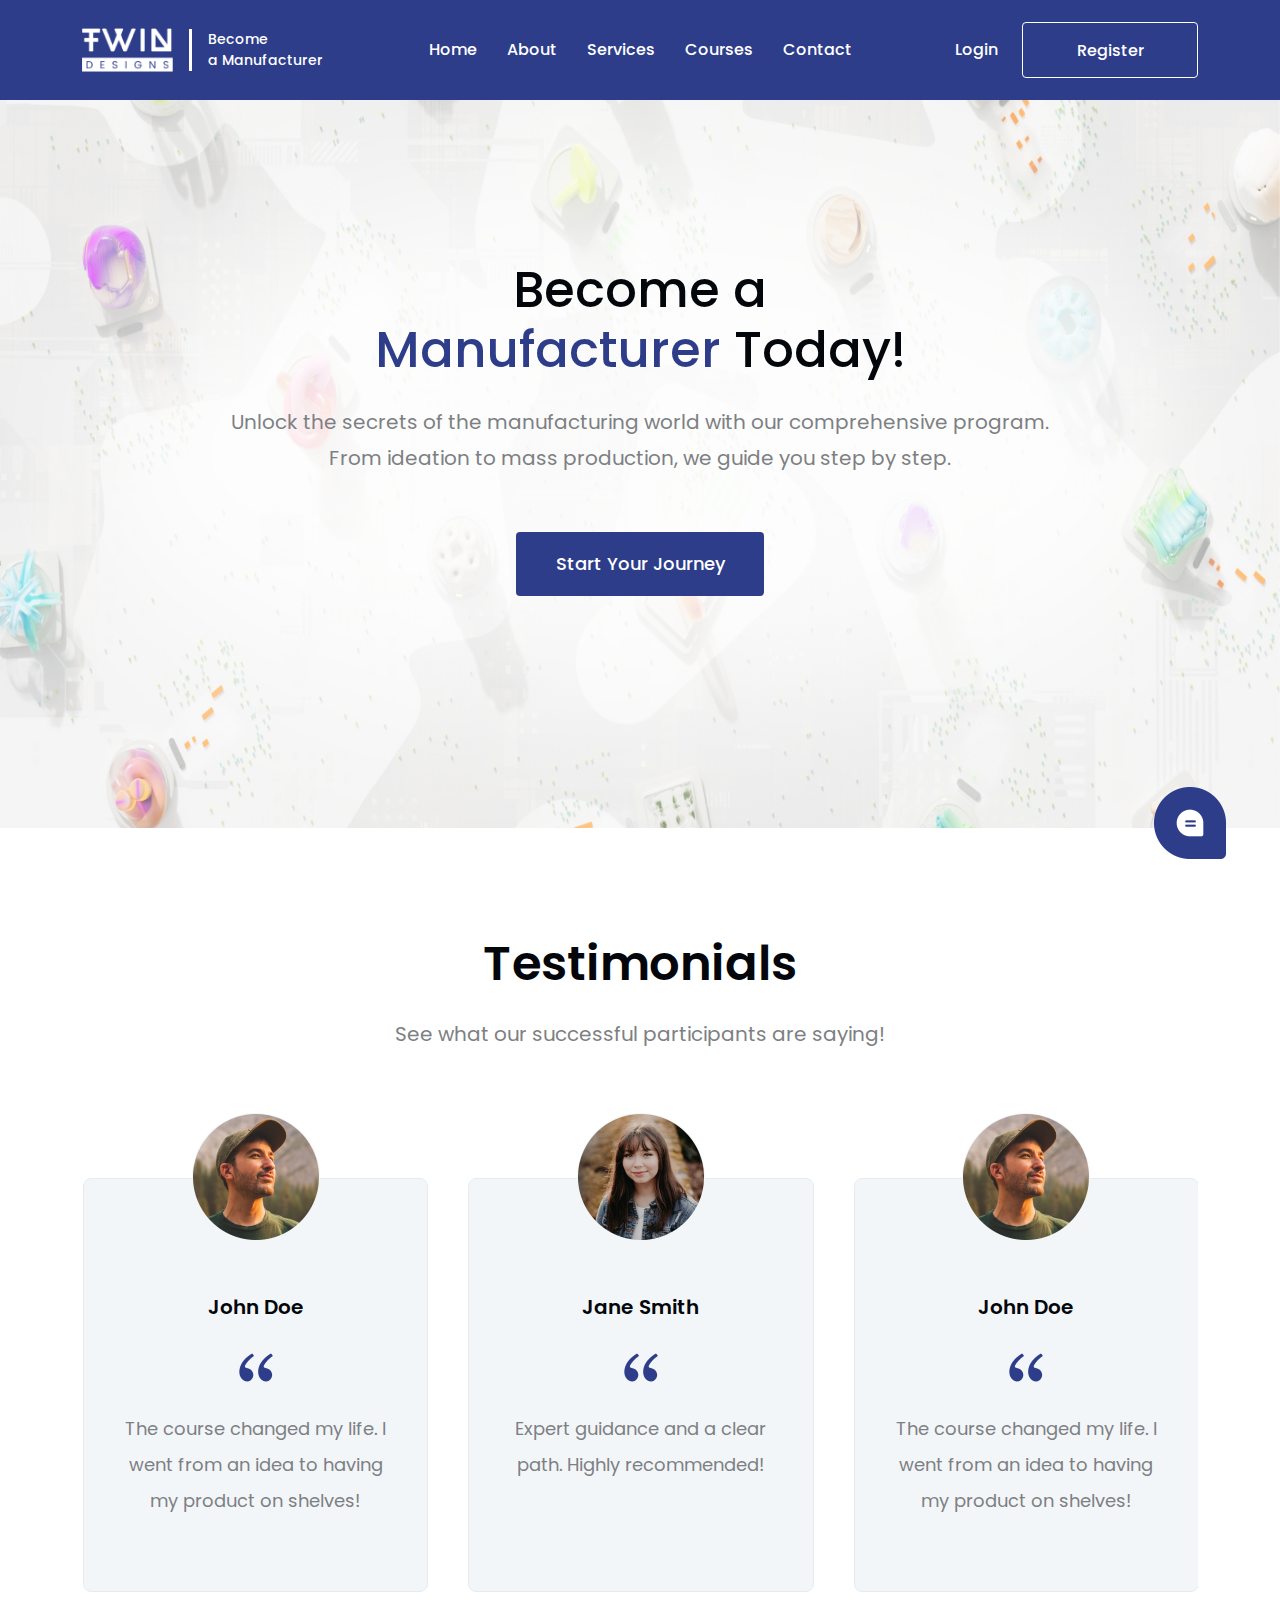
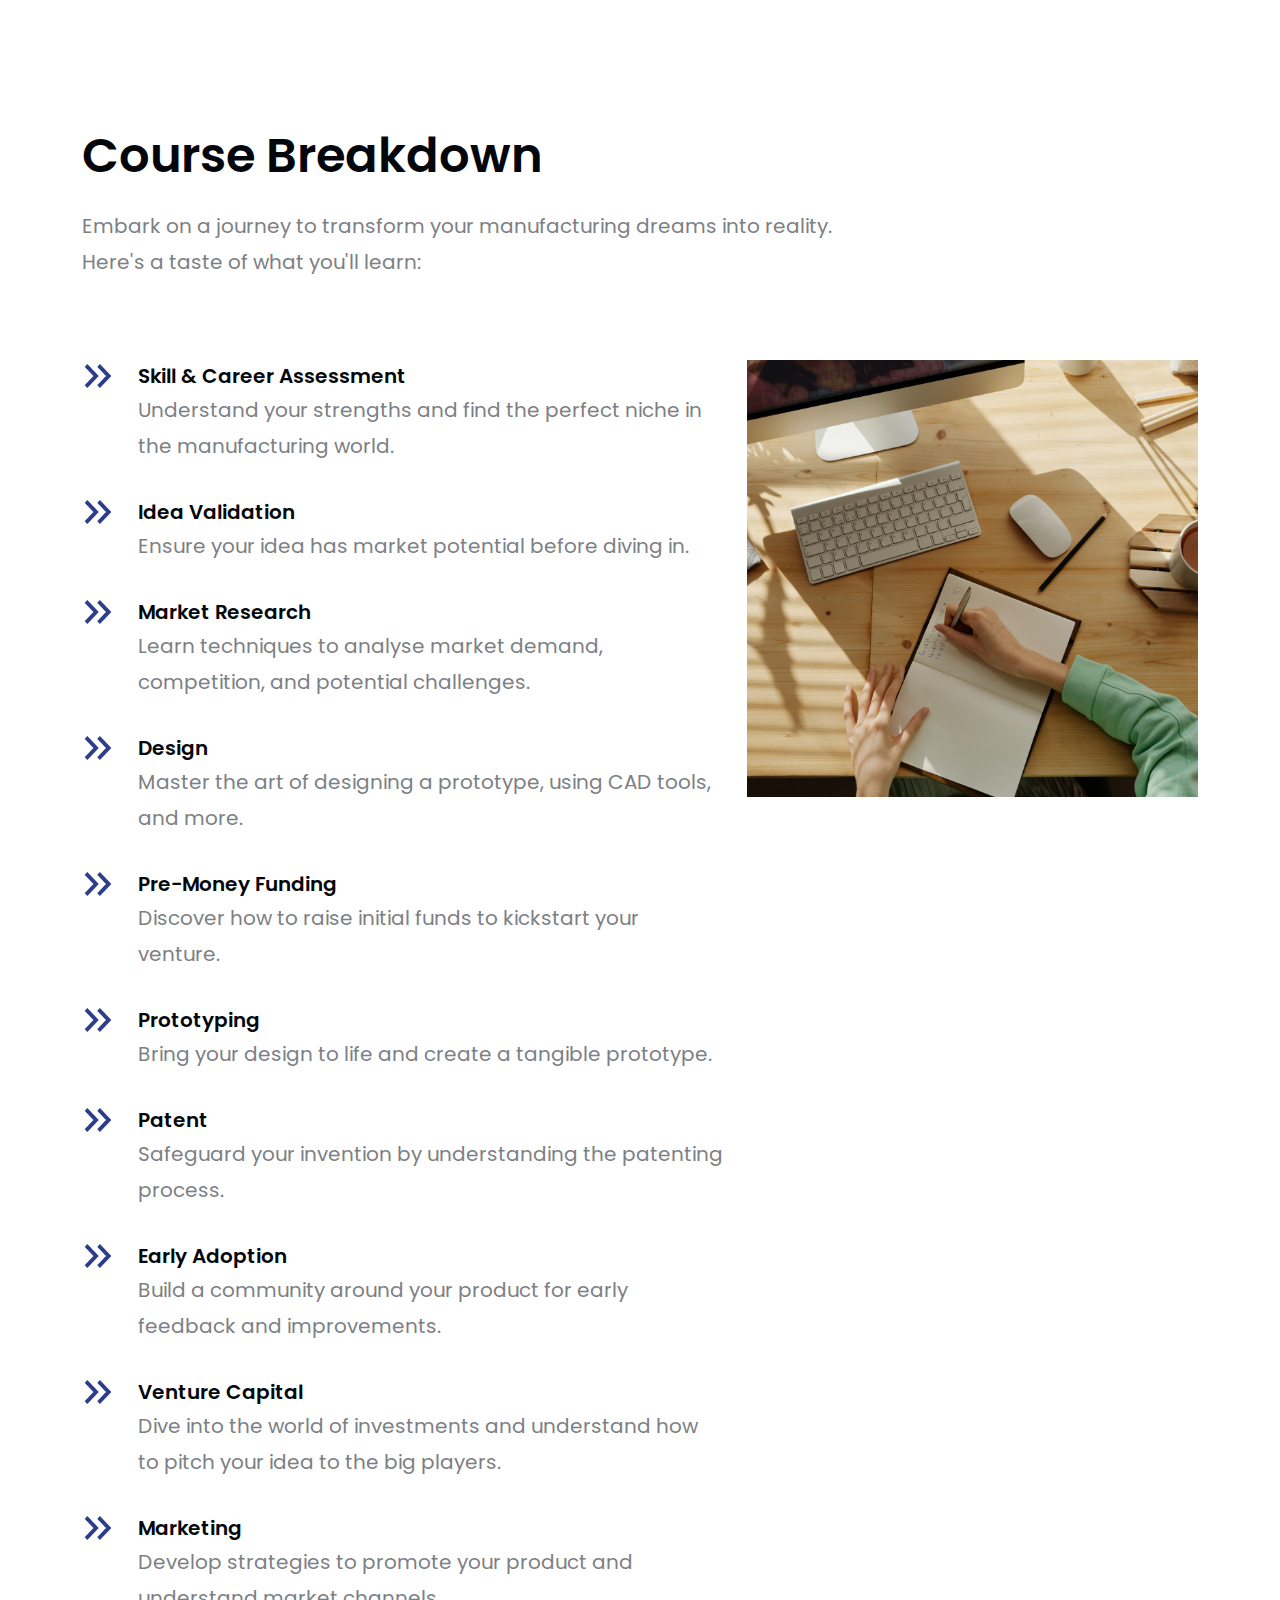
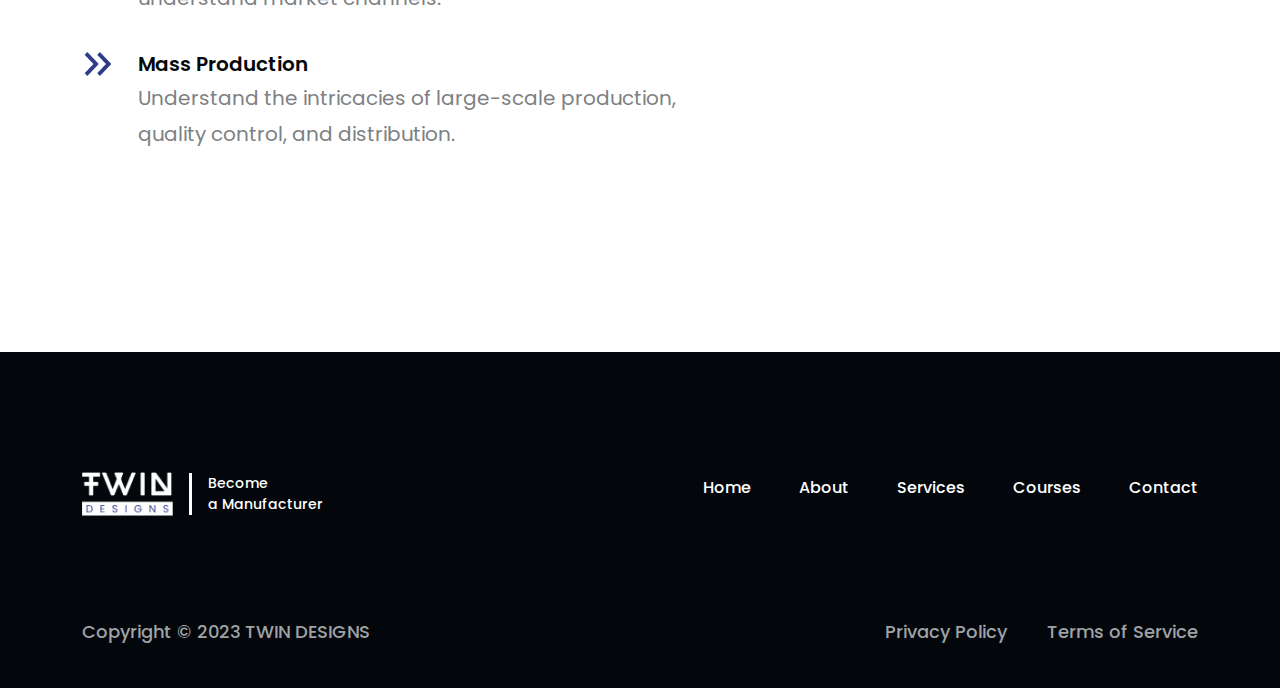
<file: index.html>
<!DOCTYPE html>
<html lang="en">
  <head>
    <meta charset="utf-8">
    <meta name="description" content="">
    <meta name="viewport" content="width=device-width, initial-scale=1">
    <meta property="og:title" content="">
    <meta property="og:type" content="">
    <meta property="og:url" content="">
    <meta property="og:image" content="">

    <title>Twin Design || Home</title> 

    <!-- CSS Files-->
    <link rel="stylesheet" href="assets/css/normalize.css">
    <link rel="stylesheet" href="assets/css/bootstrap.min.css"> 
    <link rel="stylesheet" href="https://cdnjs.cloudflare.com/ajax/libs/font-awesome/6.4.2/css/all.min.css" />
    <link rel="stylesheet" href="assets/css/owl.carousel.min.css">
    <link rel="stylesheet" href="assets/css/owl.theme.default.min.css">

    <link rel="stylesheet" href="assets/css/style.css">
    <link rel="stylesheet" href="assets/css/responsive.css">
  </head>
  <body>

    

    <!--**************START HEADER AREA**************-->
    <header class="header_area">
      <div class="container">
        <div class="row align-items-center">
          <div class="col-lg-3">
            <div class="logo">
              <a class="logo_a" href="#">
                <img src="assets/images/logo.png" alt="Logo">
                <p>Become <br>
                  a Manufacturer</p>
              </a>
              <a href="#" class="mobile_bars"><i class="fas fa-bars"></i></a>
            </div>
          </div>
          <div class="col-lg-6">
            <div class="menu">
              <ul>
                <li><a href="#">Home</a></li>
                <li><a href="#">About</a></li>
                <li><a href="#">Services</a></li>
                <li><a href="#">Courses</a></li>
                <li><a href="#">Contact</a></li>
              </ul>
            </div>
          </div>
          <div class="col-lg-3">
            <div class="login_btn">
              <ul>
                <li><a href="#">Login</a></li>
                <li><a href="#" class="reg_btn">Register</a></li>
              </ul>
            </div>
          </div>
        </div>
      </div>
      <div class="mobile_menus">
        <div class="menus">
          <ul>
            <li><a href="#">Home</a></li>
            <li><a href="#">About</a></li>
            <li><a href="#">Services</a></li>
            <li><a href="#">Courses</a></li>
            <li><a href="#">Contact</a></li>
          </ul>
        </div>
        <div class="login_btns">
          <ul>
            <li><a href="#">Login</a></li>
            <li><a href="#" class="reg_btn">Register</a></li>
          </ul>
        </div>
      </div>
    </header>
    <!--**************END HEADER AREA**************-->

    <main class="main_area">

      <!--************** START BANNER AREA **************-->
      <section class="banner_area">
        <div class="container">
          <div class="banner">
            <h2>Become a <br>
              <span>Manufacturer</span> Today!</h2>
              <p>Unlock the secrets of the manufacturing world with our comprehensive program. From ideation to mass production, we guide you step by step.</p>
            <a href="#" class="btn_1">Start Your Journey</a>
          </div>
        </div>
      </section>
      <!--************** END BANNER AREA **************-->

      <!--************** START TESTIMONIALS AREA **************-->
      <section class="testimonial_area section_padding">
        <div class="container">
          <div class="section_title">
            <h2>Testimonials</h2>
            <p>See what our successful participants are saying!</p>
          </div>
          <div class="testi_owl owl-carousel owl-theme">

            <!-- single testimonials  -->
            <div class="test_single">
              <img src="assets/images/testi/1.png" alt="Testimonials image">
              <div class="testi_info">
                <h4>John Doe</h4>
                <img src="assets/images/testi/quotation.png" alt="">
                <p>The course changed my life. I went from an idea to having my product on shelves!</p>
              </div>
            </div>

            <!-- single testimonials  -->
            <div class="test_single">
              <img src="assets/images/testi/2.png" alt="Testimonials image">
              <div class="testi_info">
                <h4>Jane Smith</h4>
                <img src="assets/images/testi/quotation.png" alt="">
                <p>Expert guidance and a clear path. 
                  Highly recommended! <br> &nbsp;</p>
              </div>
            </div>

            <!-- single testimonials  -->
            <div class="test_single">
              <img src="assets/images/testi/1.png" alt="Testimonials image">
              <div class="testi_info">
                <h4>John Doe</h4>
                <img src="assets/images/testi/quotation.png" alt="">
                <p>The course changed my life. I went from an idea to having my product on shelves!</p>
              </div>
            </div>


          </div>
        </div>
      </section>
      <!--************** END TESTIMONIALS AREA **************-->

      <!--************** START BREAKDOWN AREA **************-->
      <section class="breadkdown_area">
        <div class="container">
          <div class="breack_title">
            <h3>Course Breakdown</h3>
            <p>Embark on a journey to transform your manufacturing dreams into reality. <br>
              Here's a taste of what you'll learn:</p>
          </div>
          <div class="row">
            <div class="col-md-7">
              <ul class="break_list">
                <!-- single breakdown  -->
                <li>
                  <img src="assets/images/break/double_arrow_right.png" alt="">
                  <div class="break_info">
                    <h4>Skill & Career Assessment</h4>
                    <p>Understand your strengths and find the perfect niche in the manufacturing world.</p>
                  </div>
                </li>
                <!-- single breakdown  -->
                <li>
                  <img src="assets/images/break/double_arrow_right.png" alt="">
                  <div class="break_info">
                    <h4>Idea Validation</h4>
                    <p>Ensure your idea has market potential before diving in.</p>
                  </div>
                </li>
                <!-- single breakdown  -->
                <li>
                  <img src="assets/images/break/double_arrow_right.png" alt="">
                  <div class="break_info">
                    <h4>Market Research</h4>
                    <p>Learn techniques to analyse market demand, competition, and potential challenges.</p>
                  </div>
                </li>
                <!-- single breakdown  -->
                <li>
                  <img src="assets/images/break/double_arrow_right.png" alt="">
                  <div class="break_info">
                    <h4>Design</h4>
                    <p>Master the art of designing a prototype, using CAD tools, and more.</p>
                  </div>
                </li>
                <!-- single breakdown  -->
                <li>
                  <img src="assets/images/break/double_arrow_right.png" alt="">
                  <div class="break_info">
                    <h4>Pre-Money Funding</h4>
                    <p>Discover how to raise initial funds to kickstart your venture.</p>
                  </div>
                </li>
                <!-- single breakdown  -->
                <li>
                  <img src="assets/images/break/double_arrow_right.png" alt="">
                  <div class="break_info">
                    <h4>Prototyping</h4>
                    <p>Bring your design to life and create a tangible prototype.</p>
                  </div>
                </li>
                <!-- single breakdown  -->
                <li>
                  <img src="assets/images/break/double_arrow_right.png" alt="">
                  <div class="break_info">
                    <h4>Patent</h4>
                    <p>Safeguard your invention by understanding the patenting process.</p>
                  </div>
                </li>
                <!-- single breakdown  -->
                <li>
                  <img src="assets/images/break/double_arrow_right.png" alt="">
                  <div class="break_info">
                    <h4>Early Adoption</h4>
                    <p>Build a community around your product for early feedback and improvements. </p>
                  </div>
                </li>
                <!-- single breakdown  -->
                <li>
                  <img src="assets/images/break/double_arrow_right.png" alt="">
                  <div class="break_info">
                    <h4>Venture Capital</h4>
                    <p>Dive into the world of investments and understand how to pitch your idea to the big players.</p>
                  </div>
                </li>
                <!-- single breakdown  -->
                <li>
                  <img src="assets/images/break/double_arrow_right.png" alt="">
                  <div class="break_info">
                    <h4>Marketing</h4>
                    <p>Develop strategies to promote your product and understand market channels.</p>
                  </div>
                </li>
                <!-- single breakdown  -->
                <li class="extra_margin">
                  <img src="assets/images/break/double_arrow_right.png" alt="">
                  <div class="break_info">
                    <h4>Mass Production</h4>
                    <p>Understand the intricacies of large-scale production, quality control, and distribution.</p>
                  </div>
                </li>

              </ul>
            </div>
            <div class="col-md-5">
              <div class="break_right">
                <img src="assets/images/break/break.png" alt="">
              </div>
            </div>
          </div>
        </div>
      </section>
      <!--************** END BREAKDOWN AREA **************--> 

      <button class="banner_chat"><img src="assets/images/banner/chat.png" alt=""></button>

    </main> 

    

    <!--************** START FOOTER AREA **************-->
    <footer class="footer_area">
      <div class="container">
        <div class="row">
          <div class="col-md-6">
            <div class="footer_logo">
              <a href="#">
                <img src="assets/images/logo.png" alt="Logo">
                <p>Become <br>
                  a Manufacturer</p>
              </a>
            </div>
          </div>
          <div class="col-md-6">
            <div class="footer_menu">
              <ul>
                <li><a href="#">Home</a></li>
                <li><a href="#">About</a></li>
                <li><a href="#">Services</a></li>
                <li><a href="#">Courses</a></li>
                <li><a href="#">Contact</a></li>
              </ul>
            </div>
          </div>
        </div>
        <div class="row footer_copy">
          <div class="col-md-6">
            <div class="footer_left_copy">
              <p>Copyright © 2023 TWIN DESIGNS</p>
            </div>
          </div>
          <div class="col-md-6">
            <div class="footer_right_copy">
              <ul>
                <li><a href="#">Privacy Policy</a></li>
                <li><a href="#">Terms of Service</a></li>
              </ul>
            </div>
          </div>
        </div>
      </div>
    </footer>
    <!--************** END FOOTER AREA **************-->


    <!--************** START CHAT AREA **************-->
    <div class="chat_area">
      <div class="chat_header">
        <p>Need help? We're here to assist!</p>
        <a href="#" class="chat_close"><i class="fas fa-times"></i></a>
      </div>
      <div class="chat_box">
        <div class="left_chat">
          <p>Hey Bob, do you have any plans for the weekend?</p>
          <span>00:00 PM</span>
        </div>
        <div class="right_chat">
          <p>Hey Alice! Not really, I was thinking of just relaxing at home.</p>   
          <p>How about you?</p>
          <span>00:00 PM</span>
        </div>
        <div class="left_chat">
          <p>I was considering going for a hike on Saturday morning.</p>  
          <p>There's a beautiful trail nearby I've been wanting to check out.</p>  
          <p>I was considering going for a hike on Saturday morning.</p>  
          <p>There's a beautiful trail nearby I've been wanting to check out.</p>
          <span>00:00 PM</span>
        </div>
      </div>
      <div class="chat_box_send">
        <input type="text" placeholder="Type your message...">
        <button type="submit"><img src="assets/images/chat/send.png" alt=""></button>
      </div>
    </div>
    <!--************** END CHAT AREA **************-->

    

 

    <!-- JS Files -->
    <script src="assets/js/jquery.min.js"></script>
    <script src="assets/js/popper.min.js"></script>
    <script src="assets/js/bootstrap.min.js"></script> 
    <script src="assets/js/owl.carousel.min.js"></script> 
    <script src="assets/js/scripts.js"></script>
  </body>
</html>
</file>
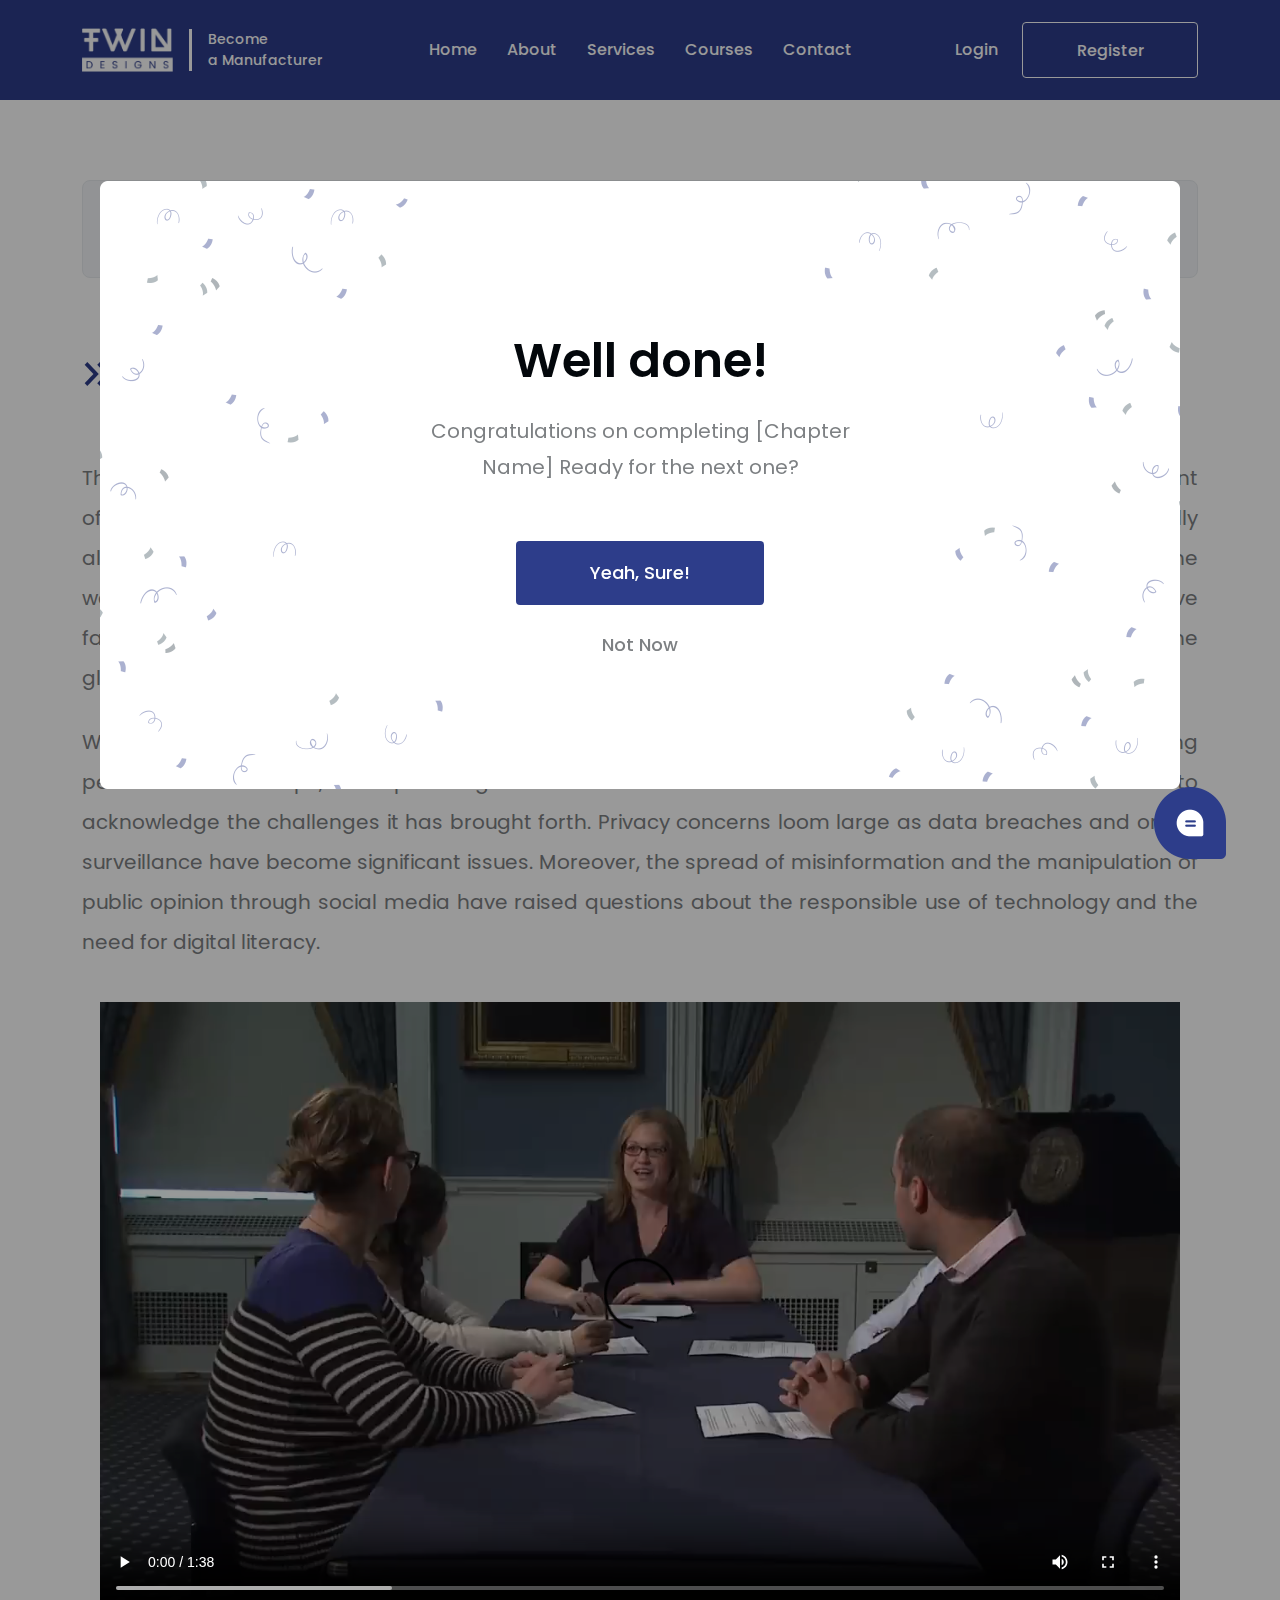
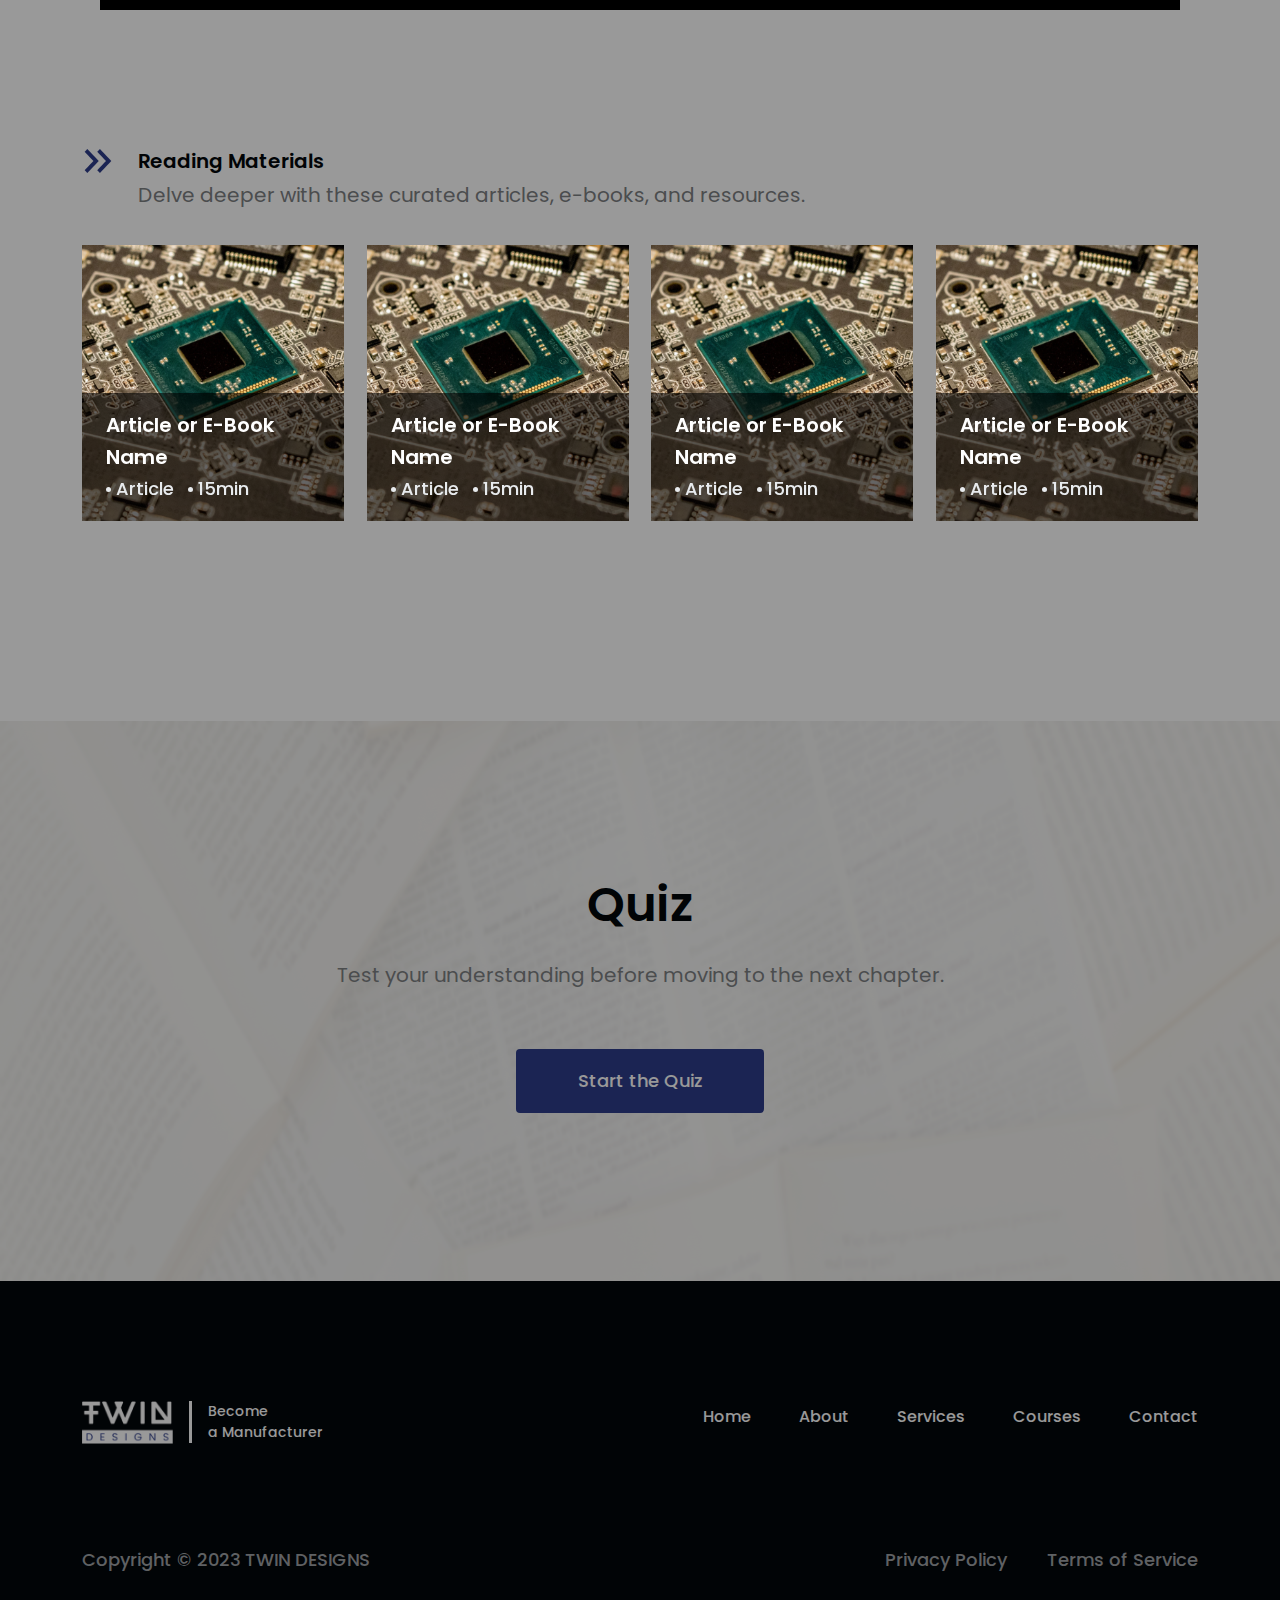
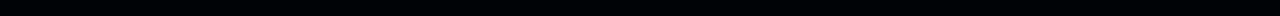
<file: chepter.html>
<!DOCTYPE html>
<html lang="en">
  <head>
    <meta charset="utf-8">
    <meta name="description" content="">
    <meta name="viewport" content="width=device-width, initial-scale=1">
    <meta property="og:title" content="">
    <meta property="og:type" content="">
    <meta property="og:url" content="">
    <meta property="og:image" content="">

    <title>Twin Design || Chepter</title> 

    <!-- CSS Files-->
    <link rel="stylesheet" href="assets/css/normalize.css">
    <link rel="stylesheet" href="assets/css/bootstrap.min.css"> 
    <link rel="stylesheet" href="https://cdnjs.cloudflare.com/ajax/libs/font-awesome/6.4.2/css/all.min.css" />
    <link rel="stylesheet" href="assets/css/owl.carousel.min.css">
    <link rel="stylesheet" href="assets/css/owl.theme.default.min.css">

    <link rel="stylesheet" href="assets/css/style.css">
    <link rel="stylesheet" href="assets/css/responsive.css">
  </head>
  <body>

    <div class="popup_overlay"></div>


    <!--**************START HEADER AREA**************-->
    <header class="header_area">
      <div class="container">
        <div class="row align-items-center">
          <div class="col-lg-3">
            <div class="logo">
              <a class="logo_a" href="#">
                <img src="assets/images/logo.png" alt="Logo">
                <p>Become <br>
                  a Manufacturer</p>
              </a>
              <a href="#" class="mobile_bars"><i class="fas fa-bars"></i></a>
            </div>
          </div>
          <div class="col-lg-6">
            <div class="menu">
              <ul>
                <li><a href="#">Home</a></li>
                <li><a href="#">About</a></li>
                <li><a href="#">Services</a></li>
                <li><a href="#">Courses</a></li>
                <li><a href="#">Contact</a></li>
              </ul>
            </div>
          </div>
          <div class="col-lg-3">
            <div class="login_btn">
              <ul>
                <li><a href="#">Login</a></li>
                <li><a href="#" class="reg_btn">Register</a></li>
              </ul>
            </div>
          </div>
        </div>
      </div>
      <div class="mobile_menus">
        <div class="menus">
          <ul>
            <li><a href="#">Home</a></li>
            <li><a href="#">About</a></li>
            <li><a href="#">Services</a></li>
            <li><a href="#">Courses</a></li>
            <li><a href="#">Contact</a></li>
          </ul>
        </div>
        <div class="login_btns">
          <ul>
            <li><a href="#">Login</a></li>
            <li><a href="#" class="reg_btn">Register</a></li>
          </ul>
        </div>
      </div>
    </header>
    <!--**************END HEADER AREA**************-->

    <main class="main_area">

      <!--************** START CHEPTER AREA **************-->  
      <section class="chepter_main">
        <div class="container">
            <div class="chepter_content">
                <div class="chepter_list">
                    <div class="chepter_info">
                        <div class="chepter_count">
                            <span>00</span>
                        </div>
                        <h3>Chapter Name</h3>
                    </div>
                    <a class="unlocked" href="#">Unlocked &nbsp;&nbsp; <i class="fa-solid fa-unlock"></i> </a>
                </div>

                <div class="chepter_main_content">
                    <ul class="break_list">
                        <!-- single breakdown  -->
                        <li>
                          <img src="assets/images/break/double_arrow_right.png" alt="">
                          <div class="break_info">
                            <h4>Introduction</h4>
                            <p>Dive into [Chapter Name] with our expert guidance.</p>
                          </div>
                        </li>
                    </ul>
                    <div class="chepter_cont_p">
                        <p>The most noticeable and transformative effect of technology is the revolution in communication. The advent of the internet, followed by the proliferation of smartphones and social media platforms, has fundamentally altered the way people interact and connect with each other. Geographical boundaries have blurred, and the world has become a global village, accessible at our fingertips. These technological advancements have facilitated instant messaging, video calls, and social networking, enabling people to communicate across the globe in real-time.</p> <br>
                        <p>While the benefits of this connectivity are undeniable—enhancing business collaborations, strengthening personal relationships, and providing access to an endless stream of information—it's essential to acknowledge the challenges it has brought forth. Privacy concerns loom large as data breaches and online surveillance have become significant issues. Moreover, the spread of misinformation and the manipulation of public opinion through social media have raised questions about the responsible use of technology and the need for digital literacy.</p>
                    </div>
                    <div class="chepter_videeo">
                        <div class="meetign_video"> 
                            <video controls>
                                <source src="assets/images/dashboard/meeting.mp4" type="video/mp4"> 
                              </video> 
                        </div>
                    </div>
                    <ul class="break_list">
                        <!-- single breakdown  -->
                        <li>
                          <img src="assets/images/break/double_arrow_right.png" alt="">
                          <div class="break_info">
                            <h4>Reading Materials</h4>
                            <p>Delve deeper with these curated articles, e-books, and resources.</p>
                          </div>
                        </li>
                    </ul>
                    <div class="chepter_card">
                        <div class="chepter_card_single">
                            <img src="assets/images/chepter/card.png" alt="">
                            <div class="chepter_card_info">
                                <h5>Article or E-Book Name</h5>
                                <ul>
                                    <li><p>Article</p></li>
                                    <li><p>15min</p></li>
                                </ul>
                            </div>
                        </div>
                        <div class="chepter_card_single">
                            <img src="assets/images/chepter/card.png" alt="">
                            <div class="chepter_card_info">
                                <h5>Article or E-Book Name</h5>
                                <ul>
                                    <li><p>Article</p></li>
                                    <li><p>15min</p></li>
                                </ul>
                            </div>
                        </div>
                        <div class="chepter_card_single">
                            <img src="assets/images/chepter/card.png" alt="">
                            <div class="chepter_card_info">
                                <h5>Article or E-Book Name</h5>
                                <ul>
                                    <li><p>Article</p></li>
                                    <li><p>15min</p></li>
                                </ul>
                            </div>
                        </div>
                        <div class="chepter_card_single">
                            <img src="assets/images/chepter/card.png" alt="">
                            <div class="chepter_card_info">
                                <h5>Article or E-Book Name</h5>
                                <ul>
                                    <li><p>Article</p></li>
                                    <li><p>15min</p></li>
                                </ul>
                            </div>
                        </div>
                    </div>
                </div>
            </div>
        </div>
      </section>
      <!--************** END CHEPTER AREA **************--> 

      <!--************** START QUIZ AREA **************--> 
      <section class="quiz_area">
        <div class="container">
            <div class="quiz">
                <h3>Quiz</h3>
                <p>Test your understanding before moving to the next chapter.</p>
                <button class="btn_1">Start the Quiz</button>
            </div>
        </div>
      </section>
      <!--************** END QUIZ AREA **************--> 
 
      <button class="banner_chat"><img src="assets/images/banner/chat.png" alt=""></button>

    </main>

    

    <!--************** START FOOTER AREA **************-->
    <footer class="footer_area">
      <div class="container">
        <div class="row">
          <div class="col-md-6">
            <div class="footer_logo">
              <a href="#">
                <img src="assets/images/logo.png" alt="Logo">
                <p>Become <br>
                  a Manufacturer</p>
              </a>
            </div>
          </div>
          <div class="col-md-6">
            <div class="footer_menu">
              <ul>
                <li><a href="#">Home</a></li>
                <li><a href="#">About</a></li>
                <li><a href="#">Services</a></li>
                <li><a href="#">Courses</a></li>
                <li><a href="#">Contact</a></li>
              </ul>
            </div>
          </div>
        </div>
        <div class="row footer_copy">
          <div class="col-md-6">
            <div class="footer_left_copy">
              <p>Copyright © 2023 TWIN DESIGNS</p>
            </div>
          </div>
          <div class="col-md-6">
            <div class="footer_right_copy">
              <ul>
                <li><a href="#">Privacy Policy</a></li>
                <li><a href="#">Terms of Service</a></li>
              </ul>
            </div>
          </div>
        </div>
      </div>
    </footer>
    <!--************** END FOOTER AREA **************-->





    <!--************** START POPUP AREA **************-->

    <div class="weldone">
        <div class="weldone_content">
            <h2>Well done!</h2>
            <p>Congratulations on completing [Chapter Name]
                Ready for the next one?</p>
            <a href="#" class="btn_1 yeah_sure">Yeah, Sure!</a>
            <a href="#" class="not_now btn_not_now">Not Now</a>
        </div>
    </div>

    <div class="dashboard_popup">
        <div class="close_popup">
            <a href="#"><i class="fas fa-times"></i></a>
        </div>
        <div class="weldone_content">
            <h2>Congratulations <br>
                Username!</h2>
            <p>Download your certificate and share your achievement.</p>
            <a href="#" class="btn_1">Download</a>
            <a href="#" class="not_now">Share</a>
        </div>
    </div>
    <!--************** END POPUP AREA **************-->

    <!--************** START CHAT AREA **************-->
    <div class="chat_area">
        <div class="chat_header">
            <p>Need help? We're here to assist!</p>
            <a href="#" class="chat_close"><i class="fas fa-times"></i></a>
        </div>
        <div class="chat_box">
            <div class="left_chat">
            <p>Hey Bob, do you have any plans for the weekend?</p>
            <span>00:00 PM</span>
            </div>
            <div class="right_chat">
            <p>Hey Alice! Not really, I was thinking of just relaxing at home.</p>   
            <p>How about you?</p>
            <span>00:00 PM</span>
            </div>
            <div class="left_chat">
            <p>I was considering going for a hike on Saturday morning.</p>  
            <p>There's a beautiful trail nearby I've been wanting to check out.</p>  
            <p>I was considering going for a hike on Saturday morning.</p>  
            <p>There's a beautiful trail nearby I've been wanting to check out.</p>
            <span>00:00 PM</span>
            </div>
        </div>
        <div class="chat_box_send">
            <input type="text" placeholder="Type your message...">
            <button type="submit"><img src="assets/images/chat/send.png" alt=""></button>
        </div>
    </div>
    <!--************** END CHAT AREA **************-->


    

 

    <!-- JS Files -->
    <script src="assets/js/jquery.min.js"></script>
    <script src="assets/js/popper.min.js"></script>
    <script src="assets/js/bootstrap.min.js"></script> 
    <script src="assets/js/owl.carousel.min.js"></script> 
    <script src="assets/js/scripts.js"></script>
  </body>
</html>
</file>
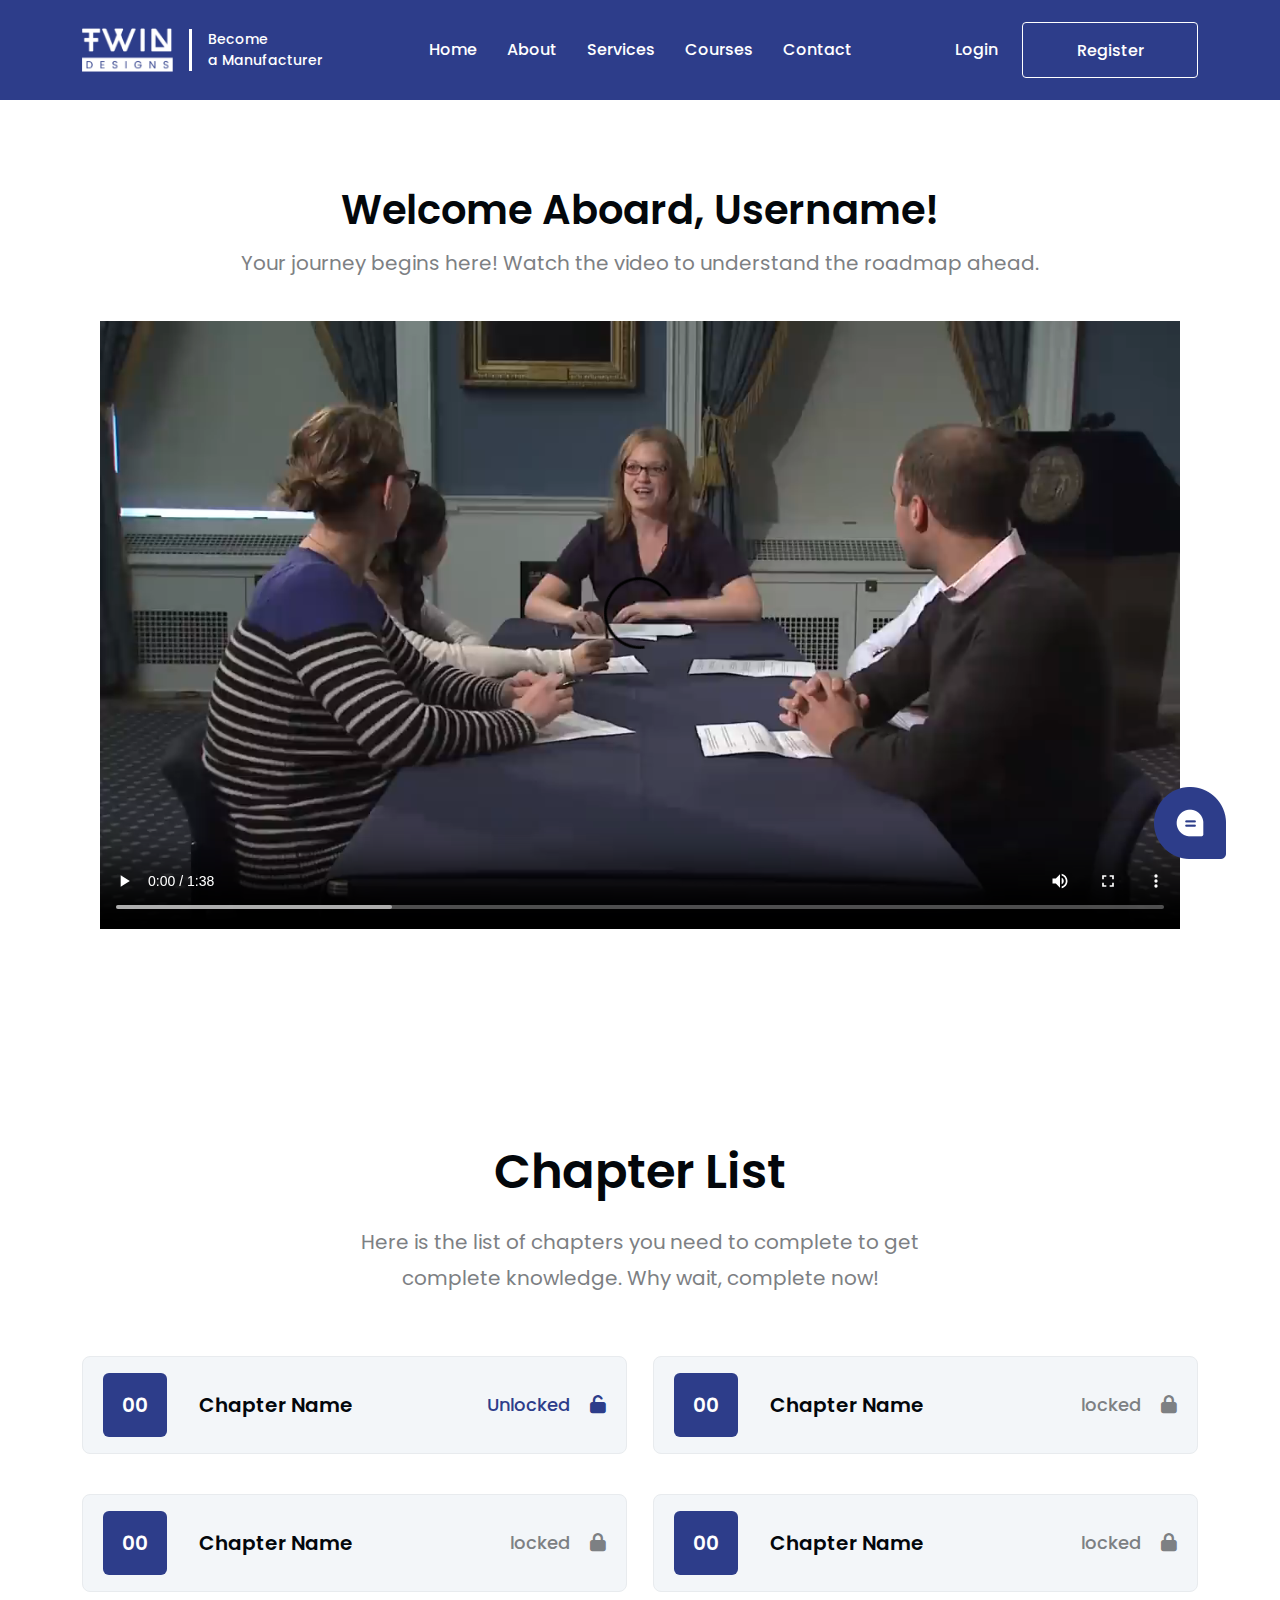
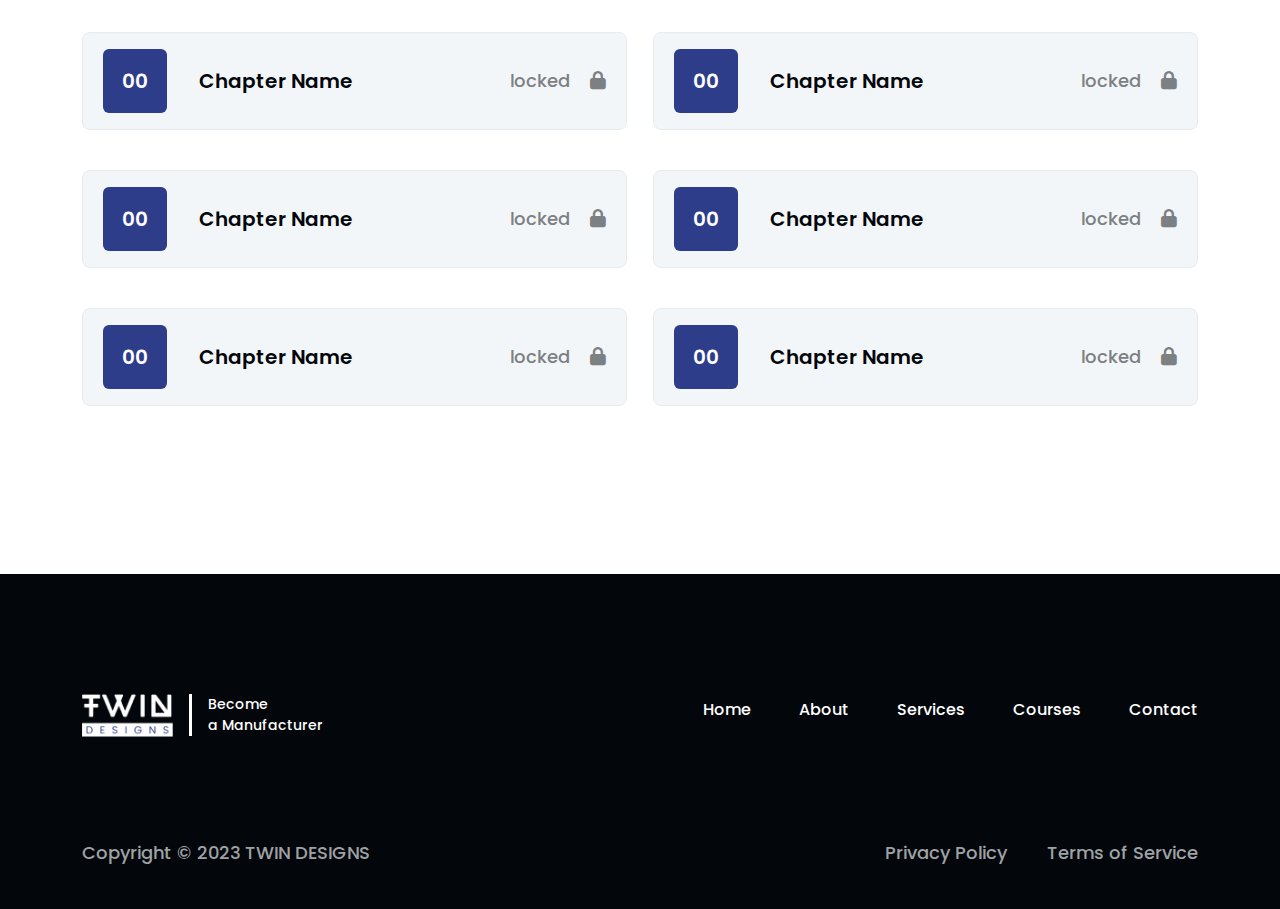
<file: dashboard.html>
<!DOCTYPE html>
<html lang="en">
  <head>
    <meta charset="utf-8">
    <meta name="description" content="">
    <meta name="viewport" content="width=device-width, initial-scale=1">
    <meta property="og:title" content="">
    <meta property="og:type" content="">
    <meta property="og:url" content="">
    <meta property="og:image" content="">

    <title>Twin Design || Dashboard</title> 

    <!-- CSS Files-->
    <link rel="stylesheet" href="assets/css/normalize.css">
    <link rel="stylesheet" href="assets/css/bootstrap.min.css"> 
    <link rel="stylesheet" href="https://cdnjs.cloudflare.com/ajax/libs/font-awesome/6.4.2/css/all.min.css" />
    <link rel="stylesheet" href="assets/css/owl.carousel.min.css">
    <link rel="stylesheet" href="assets/css/owl.theme.default.min.css">

    <link rel="stylesheet" href="assets/css/style.css">
    <link rel="stylesheet" href="assets/css/responsive.css">
  </head>
  <body>

    

    <!--**************START HEADER AREA**************-->
    <header class="header_area">
      <div class="container">
        <div class="row align-items-center">
          <div class="col-lg-3">
            <div class="logo">
              <a class="logo_a" href="#">
                <img src="assets/images/logo.png" alt="Logo">
                <p>Become <br>
                  a Manufacturer</p>
              </a>
              <a href="#" class="mobile_bars"><i class="fas fa-bars"></i></a>
            </div>
          </div>
          <div class="col-lg-6">
            <div class="menu">
              <ul>
                <li><a href="#">Home</a></li>
                <li><a href="#">About</a></li>
                <li><a href="#">Services</a></li>
                <li><a href="#">Courses</a></li>
                <li><a href="#">Contact</a></li>
              </ul>
            </div>
          </div>
          <div class="col-lg-3">
            <div class="login_btn">
              <ul>
                <li><a href="#">Login</a></li>
                <li><a href="#" class="reg_btn">Register</a></li>
              </ul>
            </div>
          </div>
        </div>
      </div>
      <div class="mobile_menus">
        <div class="menus">
          <ul>
            <li><a href="#">Home</a></li>
            <li><a href="#">About</a></li>
            <li><a href="#">Services</a></li>
            <li><a href="#">Courses</a></li>
            <li><a href="#">Contact</a></li>
          </ul>
        </div>
        <div class="login_btns">
          <ul>
            <li><a href="#">Login</a></li>
            <li><a href="#" class="reg_btn">Register</a></li>
          </ul>
        </div>
      </div>
    </header>
    <!--**************END HEADER AREA**************-->

    <main class="main_area">

      <!--************** START BANNER AREA **************--> 
      <section class="dashboard_banner_area">
        <div class="container">
            <div class="dashboard_banner">
                <div class="dashboard_title">
                    <h2>Welcome Aboard, Username!</h2>
                    <p>Your journey begins here! Watch the video to understand the roadmap ahead.</p>
                </div>
                <div class="meetign_video"> 
                    <video controls>
                        <source src="assets/images/dashboard/meeting.mp4" type="video/mp4"> 
                      </video> 
                </div>
            </div>
        </div>
      </section>
      <!--************** END BANNER AREA **************--> 

      <!--************** START CHEPTER AREA **************--> 
      <section class="chepter_area section_padding">
        <div class="container">
            <div class="section_title">
                <h2>Chapter List</h2>
                <p>Here is the list of chapters you need to complete to get complete knowledge.
                    Why wait, complete now!</p>
            </div>
            <div class="chepter_row">
                <!-- single chepter list  -->
                <div class="chepter_col">
                    <div class="chepter_list">
                        <div class="chepter_info">
                            <div class="chepter_count">
                                <span>00</span>
                            </div>
                            <h3>Chapter Name</h3>
                        </div>
                        <a class="unlocked" href="#">Unlocked &nbsp;&nbsp; <i class="fa-solid fa-unlock"></i> </a>
                    </div>
                </div>
                <!-- single chepter list  -->
                <div class="chepter_col">
                    <div class="chepter_list">
                        <div class="chepter_info">
                            <div class="chepter_count">
                                <span>00</span>
                            </div>
                            <h3>Chapter Name</h3>
                        </div>
                        <a class="locked" href="#">locked &nbsp;&nbsp; <i class="fa-solid fa-lock"></i> </a>
                    </div>
                </div>
                <!-- single chepter list  -->
                <div class="chepter_col">
                    <div class="chepter_list">
                        <div class="chepter_info">
                            <div class="chepter_count">
                                <span>00</span>
                            </div>
                            <h3>Chapter Name</h3>
                        </div>
                        <a class="locked" href="#">locked &nbsp;&nbsp; <i class="fa-solid fa-lock"></i> </a>
                    </div>
                </div>
                <!-- single chepter list  -->
                <div class="chepter_col">
                    <div class="chepter_list">
                        <div class="chepter_info">
                            <div class="chepter_count">
                                <span>00</span>
                            </div>
                            <h3>Chapter Name</h3>
                        </div>
                        <a class="locked" href="#">locked &nbsp;&nbsp; <i class="fa-solid fa-lock"></i> </a>
                    </div>
                </div>
                <!-- single chepter list  -->
                <div class="chepter_col">
                    <div class="chepter_list">
                        <div class="chepter_info">
                            <div class="chepter_count">
                                <span>00</span>
                            </div>
                            <h3>Chapter Name</h3>
                        </div>
                        <a class="locked" href="#">locked &nbsp;&nbsp; <i class="fa-solid fa-lock"></i> </a>
                    </div>
                </div>
                <!-- single chepter list  -->
                <div class="chepter_col">
                    <div class="chepter_list">
                        <div class="chepter_info">
                            <div class="chepter_count">
                                <span>00</span>
                            </div>
                            <h3>Chapter Name</h3>
                        </div>
                        <a class="locked" href="#">locked &nbsp;&nbsp; <i class="fa-solid fa-lock"></i> </a>
                    </div>
                </div>
                <!-- single chepter list  -->
                <div class="chepter_col">
                    <div class="chepter_list">
                        <div class="chepter_info">
                            <div class="chepter_count">
                                <span>00</span>
                            </div>
                            <h3>Chapter Name</h3>
                        </div>
                        <a class="locked" href="#">locked &nbsp;&nbsp; <i class="fa-solid fa-lock"></i> </a>
                    </div>
                </div>
                <!-- single chepter list  -->
                <div class="chepter_col">
                    <div class="chepter_list">
                        <div class="chepter_info">
                            <div class="chepter_count">
                                <span>00</span>
                            </div>
                            <h3>Chapter Name</h3>
                        </div>
                        <a class="locked" href="#">locked &nbsp;&nbsp; <i class="fa-solid fa-lock"></i> </a>
                    </div>
                </div>
                <!-- single chepter list  -->
                <div class="chepter_col">
                    <div class="chepter_list">
                        <div class="chepter_info">
                            <div class="chepter_count">
                                <span>00</span>
                            </div>
                            <h3>Chapter Name</h3>
                        </div>
                        <a class="locked" href="#">locked &nbsp;&nbsp; <i class="fa-solid fa-lock"></i> </a>
                    </div>
                </div>
                <!-- single chepter list  -->
                <div class="chepter_col">
                    <div class="chepter_list">
                        <div class="chepter_info">
                            <div class="chepter_count">
                                <span>00</span>
                            </div>
                            <h3>Chapter Name</h3>
                        </div>
                        <a class="locked" href="#">locked &nbsp;&nbsp; <i class="fa-solid fa-lock"></i> </a>
                    </div>
                </div>

            </div>
        </div>
      </section>
      <!--************** END CHEPTER AREA **************--> 
      
      <button class="banner_chat"><img src="assets/images/banner/chat.png" alt=""></button>

    </main>

    

    <!--************** START FOOTER AREA **************-->
    <footer class="footer_area">
      <div class="container">
        <div class="row">
          <div class="col-md-6">
            <div class="footer_logo">
              <a href="#">
                <img src="assets/images/logo.png" alt="Logo">
                <p>Become <br>
                  a Manufacturer</p>
              </a>
            </div>
          </div>
          <div class="col-md-6">
            <div class="footer_menu">
              <ul>
                <li><a href="#">Home</a></li>
                <li><a href="#">About</a></li>
                <li><a href="#">Services</a></li>
                <li><a href="#">Courses</a></li>
                <li><a href="#">Contact</a></li>
              </ul>
            </div>
          </div>
        </div>
        <div class="row footer_copy">
          <div class="col-md-6">
            <div class="footer_left_copy">
              <p>Copyright © 2023 TWIN DESIGNS</p>
            </div>
          </div>
          <div class="col-md-6">
            <div class="footer_right_copy">
              <ul>
                <li><a href="#">Privacy Policy</a></li>
                <li><a href="#">Terms of Service</a></li>
              </ul>
            </div>
          </div>
        </div>
      </div>
    </footer>
    <!--************** END FOOTER AREA **************-->

        <!--************** START CHAT AREA **************-->
        <div class="chat_area">
            <div class="chat_header">
              <p>Need help? We're here to assist!</p>
              <a href="#" class="chat_close"><i class="fas fa-times"></i></a>
            </div>
            <div class="chat_box">
              <div class="left_chat">
                <p>Hey Bob, do you have any plans for the weekend?</p>
                <span>00:00 PM</span>
              </div>
              <div class="right_chat">
                <p>Hey Alice! Not really, I was thinking of just relaxing at home.</p>   
                <p>How about you?</p>
                <span>00:00 PM</span>
              </div>
              <div class="left_chat">
                <p>I was considering going for a hike on Saturday morning.</p>  
                <p>There's a beautiful trail nearby I've been wanting to check out.</p>  
                <p>I was considering going for a hike on Saturday morning.</p>  
                <p>There's a beautiful trail nearby I've been wanting to check out.</p>
                <span>00:00 PM</span>
              </div>
            </div>
            <div class="chat_box_send">
              <input type="text" placeholder="Type your message...">
              <button type="submit"><img src="assets/images/chat/send.png" alt=""></button>
            </div>
          </div>
          <!--************** END CHAT AREA **************-->
    

 

    <!-- JS Files -->
    <script src="assets/js/jquery.min.js"></script>
    <script src="assets/js/popper.min.js"></script>
    <script src="assets/js/bootstrap.min.js"></script> 
    <script src="assets/js/owl.carousel.min.js"></script> 
    <script src="assets/js/scripts.js"></script>
  </body>
</html>
</file>
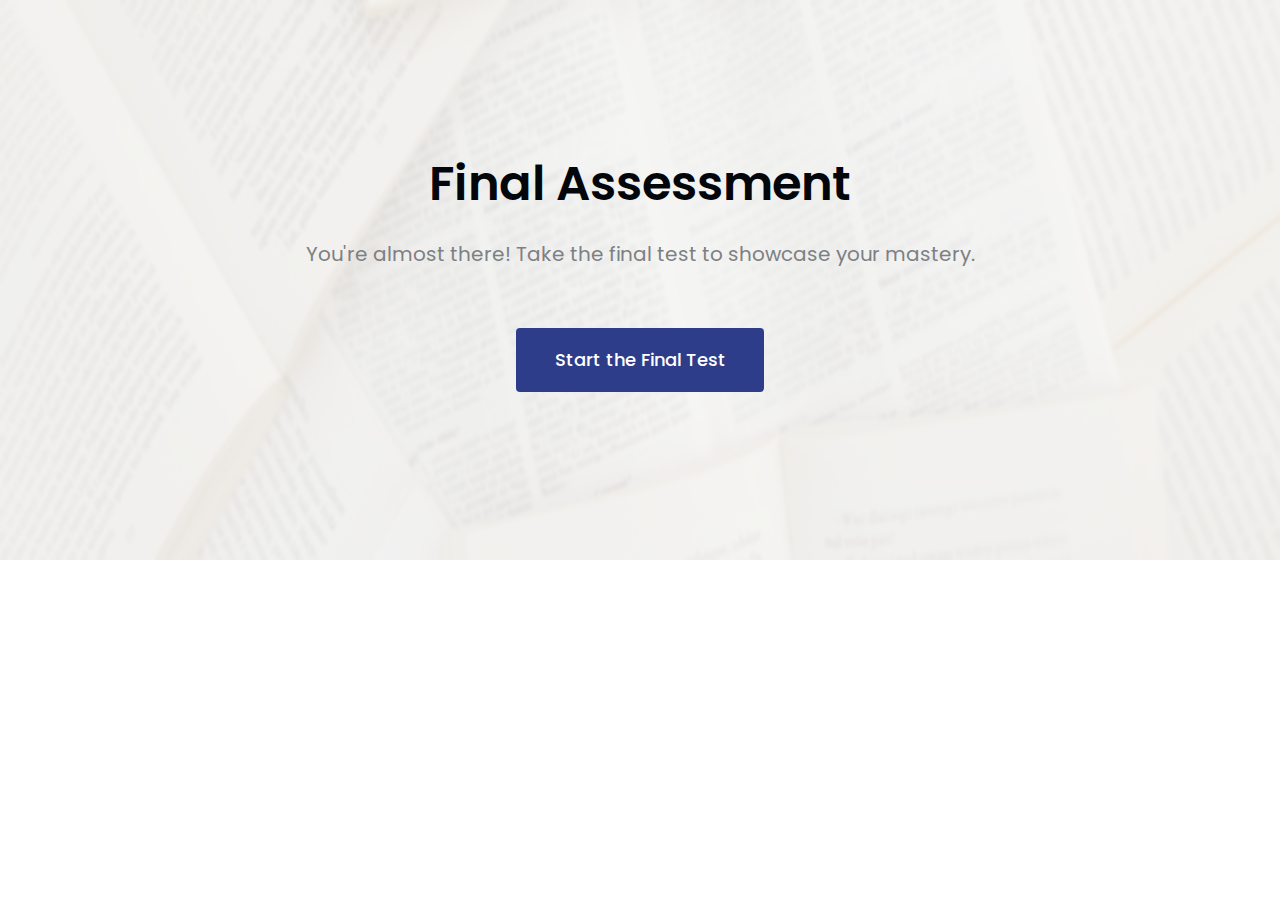
<file: final.html>
<!DOCTYPE html>
<html lang="en">
  <head>
    <meta charset="utf-8">
    <meta name="description" content="">
    <meta name="viewport" content="width=device-width, initial-scale=1">
    <meta property="og:title" content="">
    <meta property="og:type" content="">
    <meta property="og:url" content="">
    <meta property="og:image" content="">

    <title>Twin Design || Final</title> 

    <!-- CSS Files-->
    <link rel="stylesheet" href="assets/css/normalize.css">
    <link rel="stylesheet" href="assets/css/bootstrap.min.css"> 
    <link rel="stylesheet" href="https://cdnjs.cloudflare.com/ajax/libs/font-awesome/6.4.2/css/all.min.css" />
    <link rel="stylesheet" href="assets/css/owl.carousel.min.css">
    <link rel="stylesheet" href="assets/css/owl.theme.default.min.css">

    <link rel="stylesheet" href="assets/css/style.css">
    <link rel="stylesheet" href="assets/css/responsive.css">
  </head>
  <body>
 
       <!--************** START QUIZ AREA **************--> 
       <section class="quiz_area">
        <div class="container">
            <div class="quiz">
                <h3>Final Assessment</h3>
                <p>You're almost there! Take the final test to showcase your mastery.</p>
                <button class="btn_1">Start the Final Test</button>
            </div>
        </div>
      </section>
      <!--************** END QUIZ AREA **************-->  

 

    <!-- JS Files -->
    <script src="assets/js/jquery.min.js"></script>
    <script src="assets/js/popper.min.js"></script>
    <script src="assets/js/bootstrap.min.js"></script> 
    <script src="assets/js/owl.carousel.min.js"></script> 
    <script src="assets/js/scripts.js"></script>
  </body>
</html>
</file>
<file: assets/css/style.css>
@import url('https://fonts.googleapis.com/css2?family=Poppins:wght@300;400;500;600;700;800;900&display=swap');



   /*********************************/
  /***********1.GLOBAL CSS*********/
 /********************************/
 /* Default CSS */
html, body, div, span, object, iframe,
h1, h2, h3, h4, h5, h6, p, blockquote, pre,
abbr, address, cite, code,
del, dfn, em, img, ins, kbd, q, samp,
small, strong, sub, sup, var,
b, i,
dl, dt, dd, ol, ul, li,
fieldset, form, label, legend,
table, caption, tbody, tfoot, thead, tr, th, td,
article, aside, canvas, details, figcaption, figure,
footer, header, hgroup, menu, nav, section, summary,
time, mark, audio, span, video {
   margin: 0;
   padding: 0;
   border: 0;
   outline: 0;
   font-size: 100%;
   background: transparent;
}
table {
   border-collapse: collapse;
   border-spacing: 0;
}
button{
  outline: none !important;
}
input
{
    outline:none !important;
}

h1,h2,h3,h4,h5,h6,p{
  margin:0;
  padding:0;
}
input, button, textarea, select{
  outline: none;
}
.btn.focus, .btn:focus {
  outline: none;
  box-shadow: none !important;
}

ul{
  margin:0;
  padding: 0;
  list-style: none;
}
a{
  margin:0;
  padding:0;
  text-decoration: none;
}
a:hover{
  text-decoration: none;
}
body{
  font-family: 'Poppins', sans-serif;
  font-size: 16px;
  font-weight: 400;
  color: #283562;
  overflow: hidden;
  position: relative;
}
html{
  scroll-behavior: smooth;
  overflow-x: hidden;
}
img{
  width: 100%;
  height: auto;
}

.container {
  max-width: 1640px;
  width: 100%;
  margin: 0 auto;
}


   /*********************************/
  /*********** Header css **********/
 /********************************/

.header_area{
  background: #2D3D8A;
  padding: 22px 0;
}

.footer_logo img,
.logo img {
	width: 100px;
	height: 47.52px;
}

.footer_logo a,
.logo_a {
	display: flex;
	align-items: center;
}

.footer_logo a p,
.logo a p {
	color: var(--additional-white, #FFF); 
	font-size: 16px;
	font-style: normal;
	font-weight: 500;
	line-height: 24px;
	margin-left: 16px;
	border-left: 3px solid #fff;
	padding-left: 16px;
}

.footer_menu ul li a ,
.menu ul li a {
	color: var(--additional-white, #FFF);
	text-align: center;  
	font-size: 18px;
	font-style: normal;
	font-weight: 500;
	line-height: 32px;
  transition: 0.3s;
}

.footer_menu ul li a:hover,
.menu ul li a:hover{
  opacity: 0.83;
}

.footer_menu ul ,
.menu ul {
	display: flex;
	justify-content: center;
	gap: 48px;
}

.login_btn ul li a {  
	color: var(--additional-white, #FFF); 
	font-size: 18px;
	font-style: normal;
	font-weight: 500;
	line-height: 32px;
  transition: 0.3s;
}

.login_btn ul li a:hover{
  opacity: 0.83;
}

.login_btn ul {
	display: flex;
	justify-content: flex-end;
  gap: 24px;
  align-items: center;
}

.reg_btn {
	border-radius: 4px;
	border: 1.5px solid var(--additional-white, #FFF);
	padding: 12px 16px;
	width: 176px;
	height: 56px;
	display: inline-block;
	text-align: center;
  transition: 0.3s;
}

.reg_btn:hover {
  background: #fff;
  color: #2D3D8A;
}

   /*********************************/
  /*********** Banner CSS **********/
 /********************************/

.banner_area{
  background: url(../images/banner/bg.png) no-repeat scroll center center / 100% 100%;
  position: relative;
}

.banner {
	text-align: center;
	padding: 160px 0 232px 0;
}

.banner h2 {
	color: var(--grayscale-900, #03070B);
	text-align: center; 
	font-size: 60px;
	font-style: normal;
	font-weight: 500;
	line-height: 96px;
}

.banner h2 span {
	color: #2D3D8A; 
}

.banner p {
	margin: 24px auto 56px auto;
	color: var(--grayscale-500, #7D8083);
	text-align: center; 
	font-size: 20px;
	font-style: normal;
	font-weight: 400;
	line-height: 36px;
	max-width: 840px;
	width: 100%;
}

.btn_1 {
	border-radius: 4px;
	background: var(--primary-blue, #2D3D8A);
	width: 248px;
	height: 64px;
	padding: 16px; 
	display: flex;
	justify-content: center;
	align-items: center;
	margin: 0 auto;
	color: var(--additional-white, #FFF);
	text-align: center; 
	font-size: 18px;
	font-style: normal;
	font-weight: 500;
	line-height: 32px;
  transition: 0.3s;
  border: 1px solid transparent;
}

.btn_1:hover{
  background: #fff;
  color: #2D3D8A;
  border: 1px solid #2D3D8A;
}

.section_padding {
	padding: 100px 0 128px 0;
}

.banner_chat {
	background: transparent;
	border: none;
	position: fixed;
	bottom: 40px;
	right: 48px;
	z-index: 999;
}

.chat_area {
	position: fixed;
	bottom: 30px;
	right: 40px;
	max-width: 480px;
	width: 100%;
	display: none;
	border-radius: 8px;
	background: var(--additional-white, #FFF);
	box-shadow: 0px 0px 32px 8px rgba(0, 0, 0, 0.08);
	z-index: 9999;
}

.chat_header {
	background: var(--primary-blue, #2D3D8A);
	padding: 20px 24px;
	display: flex;
	justify-content: space-between;
	align-items: center;
	border-radius: 8px 8px 0 0;
}

.chat_header p {
	color: var(--additional-white, #FFF); 
	font-size: 18px;
	font-style: normal;
	font-weight: 500;
	line-height: 32px;
}

.chat_header a i {
	color: #fff;
	font-size: 24px;
}

.banner_chat img {
	width: 72px;
}

.chat_box {
	padding: 16px;
	box-sizing: border-box;
	height: 476px; 
	overflow-y: scroll;
	scrollbar-width: none;
} 

.left_chat p {
	border-radius: 8px 8px 8px 0px;
	background: var(--grayscale-50, #F3F6F9);
	padding: 8px 16px;
	max-width: 384px;
	width: 100%;
	margin-top: 4px;
	color: var(--grayscale-900, #03070B); 
	font-size: 18px;
	font-style: normal;
	font-weight: 400;
	line-height: 32px;
}

.right_chat { 
	width: 100%;
	max-width: 384px;
	margin: auto 0 0 auto;
}

.right_chat p {
	border-radius: 8px;
	background: rgba(45, 61, 138, 0.20);
	padding: 8px 16px;
	display: inline-block;
	text-align: left;
	margin-top: 4px;
	color: var(--grayscale-900, #03070B); 
	font-size: 18px;
	font-style: normal;
	font-weight: 400;
	line-height: 32px;
}

.right_chat span ,
.left_chat span {
	color: var(--grayscale-500, #7D8083); 
	font-size: 12px;
	font-style: normal;
	font-weight: 500;
	line-height: 20px;
	display: block;
	margin-top: 4px;
}

.right_chat {
	text-align: right;
}

.left_chat,
.right_chat { 
	margin-bottom: 24px;
}

.chat_box_send input {
	border-radius: 4px;
	border: 1.5px solid var(--grayscale-200, #D9DCDF);
	width: 100%;
	height: 64px;
	padding: 16px;
	color: var(--grayscale-500, #7D8083); 
	font-size: 18px;
	font-style: normal;
	font-weight: 400;
	line-height: 32px;
}

.chat_box_send {
	padding: 16px;
  position: relative;
}

.chat_box_send button {
	position: absolute;
	background: transparent;
	border: none;
	top: 33px;
	right: 35px;
}

.chat_box_send button img {
	width: 24px;
}



   /*********************************/
  /*********** Testi CSS **********/
 /********************************/

.section_title {
	margin-bottom: 60px;
	text-align: center;
}

.section_title h2 {
	color: var(--grayscale-900, #03070B);
	text-align: center; 
	font-size: 48px;
	font-style: normal;
	font-weight: 600;
	line-height: 72px;
	margin-bottom: 16px;
}

.section_title p {
	color: var(--grayscale-500, #7D8083);
	text-align: center;
	font-size: 20px;
	font-style: normal;
	font-weight: 400;
	line-height: 36px;
	width: 100%;
	max-width: 50%;
	margin: 0 auto;
}

.test_single{
  text-align: center;
  position: relative;
}

.test_single > img {
	width: 128px !important;
	height: 128px !important;
	position: absolute;
	top: -66px;
	left: 0;
	right: 0;
	margin: 0 auto;
}

.testi_info > img {
	width: 40px !important;
	height: 40px !important;
  margin: 0 auto 24px auto;
}

.testi_info h4 {
	color: var(--grayscale-900, #03070B);
	text-align: center; 
	font-size: 20px;
	font-style: normal;
	font-weight: 600;
	line-height: 32px;
	margin: 24px 0;
}

.testi_info p {
	color: var(--grayscale-500, #7D8083);
	text-align: center; 
	font-size: 18px;
	font-style: normal;
	font-weight: 400;
	line-height: 36px;
}

.test_single {
	text-align: center;
	padding: 88px 34px 72px 34px;
	border-radius: 8px;
	border: 1px solid var(--grayscale-100, #E8EBEE);
	background: var(--grayscale-50, #F3F6F9);
	margin-top: 66px; 
}

   /*********************************/
  /*********** Breakdown CSS **********/
 /********************************/

.breack_title h3 {
	color: var(--grayscale-900, #03070B); 
	font-size: 48px;
	font-style: normal;
	font-weight: 600;
	line-height: 72px;
	margin-bottom: 16px;
}

.breack_title p {
	color: var(--grayscale-500, #7D8083); 
	font-size: 20px;
	font-style: normal;
	font-weight: 400;
	line-height: 36px;
}

.breack_title {
	margin-bottom: 80px;
}

.break_list li img {
	width: 32px;
}

.break_info h4 {
	color: var(--grayscale-900, #03070B); 
	font-size: 20px;
	font-style: normal;
	font-weight: 600;
	line-height: 32px;
}

.break_info p {
	color: var(--grayscale-500, #7D8083); 
	font-size: 20px;
	font-style: normal;
	font-weight: 400;
	line-height: 36px;
}

.break_list li {
	display: flex;
	align-items: flex-start;
	gap: 24px;
  margin-bottom: 32px;
}

.extra_margin{
	margin-bottom: 0 !important;
}

.breadkdown_area{
  padding-bottom: 200px;
}
 

   /*********************************/
  /*********** Footer CSS **********/
 /********************************/

.footer_area{
  background: #03070B;
  padding: 120px 0 40px 0;
}

.footer_menu ul { 
	justify-content: flex-end; 
}

.footer_copy{
  padding-top: 100px;
}

.footer_left_copy p {
	color: var(--grayscale-400, #9FA2A5); 
	font-size: 18px;
	font-style: normal;
	font-weight: 500;
	line-height: 32px;
}

.footer_right_copy ul li a {
	color: var(--grayscale-400, #9FA2A5);
	text-align: right; 
	font-size: 18px;
	font-style: normal;
	font-weight: 500;
	line-height: 32px;
  transition: 0.3s;
}

.footer_right_copy ul li a:hover{
  color: #fff;
}

.footer_right_copy ul {
	display: flex;
	justify-content: flex-end;
	gap: 40px;
}


   /*********************************/
  /*********** Dashboard CSS **********/
 /********************************/


.dashboard_banner {
	width: 100%;
	max-width: 1080px;
	margin: 0 auto;
}

.dashboard_title h2 {
	color: var(--grayscale-900, #03070B);
	text-align: center; 
	font-size: 48px;
	font-style: normal;
	font-weight: 600;
	line-height: 72px;
	margin-bottom: 16px;
}

.dashboard_title p {
	color: var(--grayscale-500, #7D8083);
	text-align: center; 
	font-size: 20px;
	font-style: normal;
	font-weight: 400;
	line-height: 36px;
}

.dashboard_title {
	margin: 80px 0 40px 0;
}

.meetign_video video {
	width: 100%;
}

.dashboard_banner_area{
  padding-bottom: 100px;
}

.chepter_list {
	border-radius: 8px;
	border: 0.5px solid var(--grayscale-100, #E8EBEE);
	background: var(--grayscale-50, #F3F6F9);
	padding: 16px 20px;
	display: flex;
	align-items: center;
	justify-content: space-between;
	margin-bottom: 40px;
}

.chepter_info {
	display: flex;
	align-items: center;
	gap: 32px;
}

.chepter_count span {
	display: inline-block;
	border-radius: 6px;
	background: var(--primary-blue, #2D3D8A);
	padding: 16px 19px;
	color: var(--additional-white, #FFF);
	text-align: center;  
	font-size: 20px;
	font-style: normal;
	font-weight: 600;
	line-height: 32px;
}

.chepter_info h3 {
	color: var(--grayscale-900, #03070B); 
	font-size: 20px;
	font-style: normal;
	font-weight: 600;
	line-height: 32px;
}

.chepter_list .unlocked {
	color: var(--primary-blue, #2D3D8A);
	text-align: right; 
	font-size: 18px;
	font-style: normal;
	font-weight: 500;
	line-height: 32px;
  transition: 0.3s;
}

.chepter_list .locked {
	color: var(--primary-blue, #7D8083); 
  text-align: right; 
	font-size: 18px;
	font-style: normal;
	font-weight: 500;
	line-height: 32px;
  transition: 0.3s;
}

.chepter_list a:hover{
  opacity: 0.83;
}

.chepter_row {
	display: flex;
	flex-wrap: wrap; 
	justify-content: space-between;
}

.chepter_col {
	width: 48.8%; 
}

   /*********************************/
  /*********** Chepter CSS **********/
 /********************************/

 .chepter_main{
    padding-top: 80px;
 }

 .chepter_videeo {
	max-width: 1080px;
	width: 100%;
	margin: 40px auto 128px auto;
}

.chepter_cont_p p {
	color: var(--grayscale-500, #7D8083);
	text-align: justify; 
	font-size: 20px;
	font-style: normal;
	font-weight: 400;
	line-height: 40px;
}

.chepter_main_content {
	margin-top: 80px;
}

.chepter_card {
	display: flex;
	justify-content: space-between;
	align-items: center;
	margin-bottom: 200px;
	flex-wrap: wrap;
}

.chepter_card_single {
	flex: 0 0 23.5%;
	position: relative;
}

.chepter_card_info {
	position: absolute;
	bottom: 0;
	background: rgba(0, 0, 0, 0.60); 
	width: 100%;
  padding: 16px 24px; 
}

.chepter_card_info h5 {
	color: var(--additional-white, #FFF); 
	font-size: 20px;
	font-style: normal;
	font-weight: 600;
	line-height: 32px;
}

.chepter_card_info ul li p {
	color: var(--grayscale-100, #E8EBEE);
	text-align: right; 
	font-size: 18px;
	font-style: normal;
	font-weight: 500;
	line-height: 32px;
}

.chepter_card_info ul {
	display: flex;
	gap: 24px; 
  margin-left: 10px;
}

.chepter_card_info ul li {
  position: relative;
}

.chepter_card_info ul li::after {
	content: '';
	position: absolute;
	width: 5px;
	height: 5px;
	background: #E8EBEE;
	border-radius: 100%;
	top: 14px;
	left: -10px;
}

.quiz h3 {
	color: var(--grayscale-900, #03070B);
	text-align: center; 
	font-size: 48px;
	font-style: normal;
	font-weight: 600;
	line-height: 72px;
	margin-bottom: 16px;
}

.quiz p {
	color: var(--grayscale-500, #7D8083);
	text-align: center; 
	font-size: 20px;
	font-style: normal;
	font-weight: 400;
	line-height: 36px;
	margin-bottom: 56px;
}

.quiz_area {
	padding: 148px 0 168px 0;
	background: url(../images/chepter/White-Fill.png) no-repeat scroll center center / 100% 100%;
}
 
   /*********************************/
  /*********** Popup CSS **********/
 /********************************/

 .dashboard_popup,
.weldone {
	position: absolute;
	top: 181px;
	background: url(../images/popup/Pop-Up.png) no-repeat scroll center center / 100% 100%;
	max-width: 1080px;
	margin: 0 auto;
	width: 100%;
	left: 0;
	right: 0;
  padding: 144px 0 128px 0;
}



.weldone_content h2 {
	color: var(--grayscale-900, #03070B);
	text-align: center; 
	font-size: 48px;
	font-style: normal;
	font-weight: 600;
	line-height: 72px;
	margin-bottom: 16px;
}

.weldone_content p {
	color: var(--grayscale-500, #7D8083);
	text-align: center; 
	font-size: 20px;
	font-style: normal;
	font-weight: 400;
	line-height: 36px;
	max-width: 485px;
	width: 100%;
	margin: 0 auto 56px auto;
}

.not_now {
	color: var(--grayscale-500, #7D8083);
	text-align: center;
	font-size: 18px;
	font-style: normal;
	font-weight: 500;
	line-height: 32px;
	margin-top: 24px;
	display: inline-block;
  transition: 0.3s;
}

.not_now:hover{
  color: #000;
}

.weldone_content {
	text-align: center;
}

.popup_overlay {
	position: absolute;
	top: 0;
	left: 0;
	width: 100%;
	height: 100%;
	background: rgba(0, 0, 0, 0.40);
  display: none;
}

.dashboard_popup{
  display: none;
}

.weldone {
  display: none;
}

.close_popup a i {
	position: absolute;
	top: 15px;
	right: 15px;
	font-size: 35px;
	color: #000;
}

   /*********************************/
  /*********** Booking CSS **********/
 /********************************/

 .booking_area {
	padding: 80px 0 200px 0;
}

.booking_title h2 {
	color: var(--grayscale-900, #03070B); 
	font-size: 48px;
	font-style: normal;
	font-weight: 600;
	line-height: 72px;
	margin-bottom: 16px;
}

.booking_title p {
	color: var(--grayscale-500, #7D8083); 
	font-size: 20px;
	font-style: normal;
	font-weight: 400;
	line-height: 36px;
}

.booking_header {
	display: flex;
	justify-content: space-between;
	align-items: flex-start;
	margin-bottom: 80px;
}

.booking_date {
	display: flex;
	align-items: center;
	gap: 40px;
}

.break_list.booking_list {
	display: flex; 
	gap: 40px;
	flex-wrap: wrap;
}

/* celender  */
#calendar{
	margin-left: auto;
	margin-right: auto;
	width: 100% !important;
	font-family: 'Lato', sans-serif;
  }
  #calendar_weekdays div{
	display:inline-block;
	vertical-align:top;
  }
  #calendar_content, #calendar_weekdays, #calendar_header{
	position: relative;
	width: 100% !important;
	overflow: hidden;
	float: left;
	z-index: 10;
  }
  #calendar_weekdays div, #calendar_content div{
	width:40px;
	height: 40px;
	overflow: hidden;
	text-align: center;
	background-color: #FFFFFF;
	color: #787878;
  }
  #calendar_content{
	-webkit-border-radius: 0px 0px 12px 12px;
	-moz-border-radius: 0px 0px 12px 12px; 
	border-radius: 0px 0px 12px 12px;
  }
  #calendar_content div{
	float: left;
  }
  #calendar_content div:hover{
	background-color: #F8F8F8;
  }
  #calendar_content div.blank{
	/* background-color: #E8E8E8; */
  }
  #calendar_header, #calendar_content div.today{
	zoom: 1;
	filter: alpha(opacity=70);
	opacity: 0.7;
  }
  #calendar_content div.today{
	color: #FFFFFF;
  }
  #calendar_header{
	width: 100%;
	height: 37px;
	text-align: center;
	background-color: #FF6860;
	padding: 18px 0;
	-webkit-border-radius: 12px 12px 0px 0px;
	-moz-border-radius: 12px 12px 0px 0px; 
	border-radius: 12px 12px 0px 0px;
  } 
  i[class^=icon-chevron]{
	color: #FFFFFF;
	float: left;
	width:15%;
	border-radius: 50%;
  }

  .booking_li {
	display: flex;
	gap: 24px;
	align-items: flex-start;
}

.booking_list.break_list li { 
	display: initial;
} 

#calendar_header {
	display: flex;
	align-items: center;
	background: transparent !important;
	justify-content: space-between;
}

#calendar_header h1 { 
	color: var(--grayscale-900, #03070B);
	font-feature-settings: 'case' on; 
	font-size: 18px;
	font-style: normal;
	font-weight: 500;
	line-height: 32px;
}

i[class^="icon-chevron"] {
	color: #03070B;  
	font-size: 24px;
}
 
#calendar_weekdays div {
	color: var(--grayscale-500, #7D8083) !important;
	text-align: center; 
	font-size: 14px;
	font-style: normal;
	font-weight: 500;
	line-height: 16px;
}

#calendar_content div {
	color: var(--grayscale-800, #282A2C);
	text-align: center; 
	font-size: 20px;
	font-style: normal;
	font-weight: 500;
	line-height: 32px;
}

.booking_celender {
	border-radius: 8px;
	border: 1px solid var(--grayscale-50, #F3F6F9);
	background: var(--additional-white, #FFF);
	box-shadow: 0px 0px 16px 8px rgba(0, 0, 0, 0.04);
	padding: 24px 22px 20px 22px;
	height: 100%;
	margin-top: 40px;
}

#calendar_content div.today {
	color: #FFFFFF;
	border-radius: 100px;
	background: var(--primary-blue, #2D3D8A) !important; 
}

.date_times_box ul li p {
	border-radius: 4px;
	border: 0.5px solid var(--grayscale-100, #E8EBEE);
	background: var(--grayscale-50, #F3F6F9);
	padding: 12px 22px;
	color: var(--grayscale-800, #282A2C);
	text-align: center;
	font-family: Poppins;
	font-size: 20px;
	font-style: normal;
	font-weight: 500;
	line-height: 32px;
	width: 112px;
}

.date_times_box ul li p.active{
	background: #2D3D8A;
	color: #fff;
	border-radius: 4px; 
}

.date_times_box {
	margin-top: 40px;
}

.date_times_box ul {
	display: flex;
	flex-wrap: wrap;
	gap: 24px;
}

.date_times_box ul li {
	margin-bottom: 0px !important;
	flex: 0 0 21%;
}

.booking_widht {
	flex: 0 0 27%;
}

.bookign_text_box{
	margin-top: 40px;
}

.bookign_text_box textarea {
	border: 1.5px solid var(--grayscale-200, #D9DCDF); 
	width: 100%;
	height: 428px;
	padding: 32px 40px 364px 40px;
	resize: none;
	color: var(--grayscale-500, #7D8083);
	font-family: Poppins;
	font-size: 18px;
	font-style: normal;
	font-weight: 400; 
}

.in_date{
	visibility: hidden;
	opacity: 0;
}
 
.click_date{
	cursor: pointer;
}

.booking_widht_big {
	flex: 0 0 40%;
}

.booking_date p {
	color: var(--grayscale-500, #7D8083);
	text-align: right; 
	font-size: 20px;
	font-style: normal;
	font-weight: 600;
	line-height: 32px;
}



   /*********************************/
  /*********** Reeee CSS **********/
 /********************************/

 .mobile_menus {
	display: none;
 }

 .mobile_bars {
	display: none;
}
</file>
<file: assets/css/responsive.css>
@media all and (max-width: 1800px){
    .container{
        max-width: 1320px;
    } 
    .booking_widht {
        flex: 0 0 22%;
    }
    .booking_widht_big {
        flex: 0 0 48%;
    }
    .chat_area { 
        max-width: 400px; 
    }
    .chat_box { 
        height: 300px; 
    }
}

@media all and (max-width: 1500px){
    .container{
        max-width: 1140px;
    }
    .date_times_box ul li p { 
        padding: 0px 11px; 
        font-size: 14px; 
        width: 82px;
    }
    .date_times_box ul { 
        gap: 5px;
    }
    .booking_title h2 { 
        font-size: 40px; 
        line-height: 40px;
    }
    .booking_title p { 
        font-size: 16px; 
    }
    .booking_date p { 
        font-size: 16px; 
    }
    .right_chat p,
    .left_chat p { 
        font-size: 16px; 
        line-height: 28px;
    }
    .menu ul { 
        gap: 30px;
    }
    .footer_logo a p, .logo a p { 
        font-size: 14px; 
        line-height: 21px; 
    }
    .footer_logo img, .logo img {
        width: 91px;
        height: auto;
    }
    .footer_menu ul li a, .menu ul li a { 
        font-size: 16px; 
    }
    .login_btn ul li a { 
        font-size: 16px; 
    }
    .banner h2 { 
        font-size: 50px; 
        line-height: 60px;
    }
    .dashboard_title h2 { 
        font-size: 40px; 
        line-height: 60px;
        margin-bottom: 5px;
    }
}


@media all and (min-width: 991px){
    .mobile_menus{
        display: none !important;
    }
    .login_btn,
    .menu {
        display: block !important;
    }
}

@media all and (max-width: 991px){
    .logo {
        display: flex;
        justify-content: space-between;
        align-items: center;
    }
    .booking_widht_big {
        flex: 0 0 44%;
    }
    .booking_date p {
        font-size: 14px;
    }
    .booking_title p {
        font-size: 14px;
    }
    .booking_date { 
        width: 100%;
    }
    .booking_header { 
        flex-direction: column;
        gap: 25px;
    }
    .booking_title h2 {
        font-size: 31px;
        line-height: 40px;
    }
    .dashboard_popup, .weldone { 
        width: 94%; 
    }
    .chepter_card_single {
        flex: 0 0 48%; 
        margin-bottom: 25px;
    }
    .chepter_card_info h5 { 
        font-size: 16px; 
        line-height: 21px;
    }
    .chepter_card_info ul li p { 
        font-size: 14px; 
        line-height: 32px;
    }
    .chepter_cont_p p { 
        font-size: 16px; 
        line-height: 28px;
    }
    .dashboard_title h2 {
        font-size: 30px;
        line-height: 49px;
        margin-bottom: 2px;
    }
    .dashboard_title p { 
        font-size: 16px; 
    }
    .dashboard_banner_area {
        padding-bottom: 0;
    }
    .chepter_area  .section_title p { 
        max-width: 68%; 
    }
    .chepter_count span { 
        padding: 10px 15px; 
    }
    .chepter_info h3 { 
        font-size: 16px; 
    }
    .chepter_list .locked { 
        font-size: 16px; 
    }
    .chepter_list .unlocked { 
        font-size: 16px; 
    }
    .mobile_bars {
        display: block;
    }
    .mobile_bars i {
        font-size: 25px;
        color: #fff;
    }
    .login_btn,
    .menu {
        display: none;
    }
    .menus ul li a {
        color: var(--additional-white, #FFF);
        text-align: center; 
        font-size: 14px;
        font-style: normal;
        font-weight: 500;
        line-height: 32px;
    }
    .login_btns ul li a {
        color: var(--additional-white, #FFF); 
        font-size: 14px;
        font-style: normal;
        font-weight: 500;
        line-height: 32px;
        margin-top: 10px;
    } 
    .menus {
        text-align: center;
    }
    .login_btns {
        text-align: center;
        margin-top: 25px;
    }
    .mobile_menus {
        background: #2D3D8A;
        padding: 40px 0;
        position: absolute;
        top: 88px;
        z-index: 99;
        width: 100%;
        border-top: 1px solid #ddd;
        border-bottom: 1px solid #ddd;
    }
    .banner_area {
        background: url(../images/banner/bg.png) no-repeat scroll center center / cover; 
    }
    .banner h2 {
        font-size: 35px;
        line-height: 45px;
    }
    .banner p { 
        font-size: 16px; 
        line-height: 30px;  
    }
    .btn_1 { 
        font-size: 16px; 
    }
    .banner {
        text-align: center;
        padding: 100px 0 150px 0;
    }
    .section_title h2 { 
        font-size: 35px;  
        line-height: 54px; 
    }
    .section_title p { 
        font-size: 16px; 
        line-height: 30px; 
    }
    .test_single {
        padding: 88px 8px 21px 8px;
    }
    .testi_info h4 { 
        font-size: 18px;  
        line-height: 25px; 
    }
    .testi_info p { 
        font-size: 14px; 
        line-height: 27px;
    }
    .section_padding {
        padding: 80px 0;
    }
    .breack_title h3 { 
        font-size: 35px; 
        line-height: 45px; 
    }
    .breack_title p { 
        font-size: 14px; 
        line-height: 28px;
    }
    .break_list li img {
        width: 22px;
    }
    .break_info h4 { 
        font-size: 16px; 
        line-height: 23px;
    }
    .break_info p { 
        font-size: 14px; 
        line-height: 23px;
    }
    .footer_left_copy p { 
        font-size: 14px; 
        line-height: 25px;
    }
    .footer_right_copy ul li a { 
        font-size: 14px; 
    }
}

@media all and (max-width: 767px){
    .testi_info h4 { 
        margin: 3px 0;
    }
    .chepter_card { 
        margin-bottom: 60px; 
    }
    .booking_area {
        padding: 80px 0;
    }
    .booking_widht {
        flex: 0 0 100%;
    }
    .weldone_content h2 { 
        font-size: 35px; 
    }
    .booking_widht_big {
        flex: 0 0 100%;
    }
    .weldone_content p { 
        font-size: 16px; 
        margin: 0 auto 38px auto;
    }
    .dashboard_popup, .weldone { 
        background: url(../images/popup/Pop-Up.png) no-repeat scroll center center / cover; 
        padding: 80px 0;
    }
    .not_now { 
        font-size: 16px; 
    }
    .quiz h3 { 
        font-size: 30px; 
        line-height: 60px;
    }
    .quiz p { 
        font-size: 16px; 
        line-height: 26px;
        margin-bottom: 36px;
    }
    .dashboard_title p {
        font-size: 14px;
        line-height: 25px;
    }
    .chepter_area .section_title p {
        max-width: 82%;
    }
    .chepter_col {
        width: 100%;
    }
    .chepter_list {
        margin-bottom: 15px;
    }
    .section_title p { 
        max-width: 58%; 
    }
    .section_title h2 { 
        margin-bottom: 0px;
    }
    .breack_title {
        margin-bottom: 35px;
    }
    .breadkdown_area {
        padding-bottom: 60px;
    }
    .footer_logo a {
        justify-content: center;
        margin-bottom: 25px;
    }
    .footer_menu ul {
        justify-content: center;
        gap: 16px;
    }
    .footer_menu ul li a{
        font-size: 14px;
    }
    .footer_right_copy ul { 
        justify-content: center;
        gap: 40px;
    }
    .footer_left_copy {
        text-align: center;
        margin-bottom: 10px;
    }
    .booking_title p { 
        line-height: 24px;
    }
    .booking_date p { 
        line-height: 24px;
    }
    .chepter_videeo { 
        margin: 40px auto;
    }
    .footer_area { 
        padding: 60px 0;
    }
}


@media all and (max-width: 575px){
    .test_single {
        padding: 88px 20px 21px 20px;
    } 
    .booking_title h2 {
        font-size: 26px; 
    }
    .bookign_text_box textarea { 
        height: 200px;
        padding: 12px 20px; 
    }
    .weldone_content h2 {
        font-size: 30px;
        margin-bottom: 0;
        line-height: 40px;
    }
    .weldone_content p {
        font-size: 14px;
        margin: 11px auto 28px auto;
        width: 89%;
        line-height: 25px;
    }
    .close_popup a i { 
        font-size: 24px; 
    }
    .quiz p { 
        font-size: 14px; 
        line-height: 26px;
        margin-bottom: 36px;
    }
    .chepter_cont_p p {
        font-size: 14px;
        line-height: 24px;
    }
    .chepter_card_single {
        flex: 0 0 100%; 
        margin-bottom: 25px;
    }
    .right_chat p, .left_chat p {
        font-size: 14px;
        line-height: 24px;
    }
    .chat_header p { 
        font-size: 14px; 
    }
    .banner_chat img {
        width: 40px;
    }
    .chat_area {
        max-width: 95%;
        margin: 0 auto;
        left: 0;
        right: 0;
    }
    .chepter_list .unlocked {
        font-size: 14px;
    }
    .chepter_list .locked {
        font-size: 14px;
    }
    .dashboard_title h2 {
        font-size: 24px;
        line-height: 45px; 
    }
    .breack_title h3 {
        font-size: 30px;  
        margin-bottom: 0;
    }
    .section_title p {
        font-size: 14px;
        line-height: 26px;
    }
    .section_title h2 {
        font-size: 30px;
        line-height: 54px;
    }
    .section_title p {
        max-width: 64%;
    }
    .banner p {
        font-size: 14px;
        line-height: 26px;
    } 
    .footer_copy {
        padding-top: 40px;
    }
    .btn_1 { 
        width: 208px;
        height: 50px; 
    }
    .banner {
        text-align: center;
        padding: 100px 0 100px 0;
    }
}

@media all and (max-width: 400px){
    .banner h2 {
        font-size: 29px;
        line-height: 42px;
    }
    .weldone_content h2 {
        font-size: 24px;
        margin-bottom: 0;
        line-height: 35px;
    }
    .chepter_count span {
        padding: 3px 10px;
        font-size: 16px;
    }
    .chepter_info { 
        gap: 10px;
    }
    .break_list li { 
        margin-bottom: 15px;
    }
    .footer_area {
        background: #03070B;
        padding: 80px 0 40px 0;
    }
}
</file>
